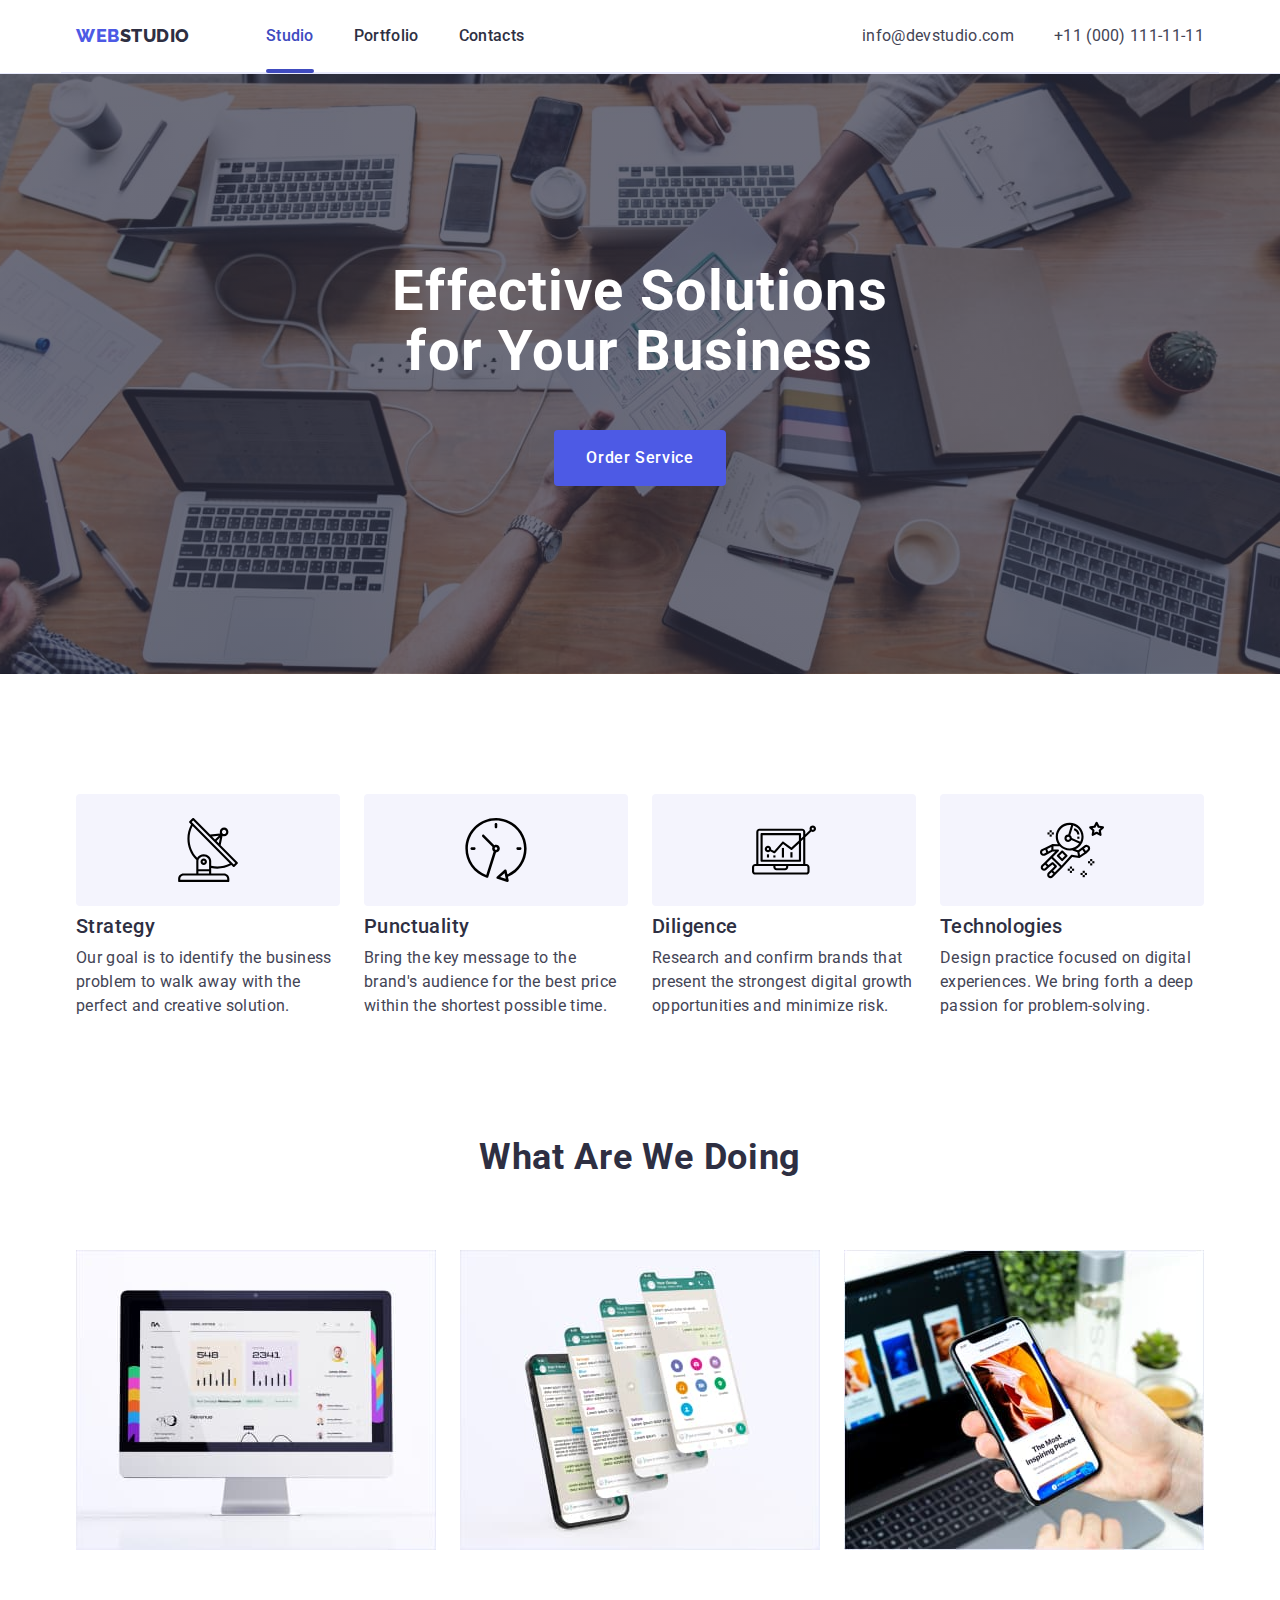
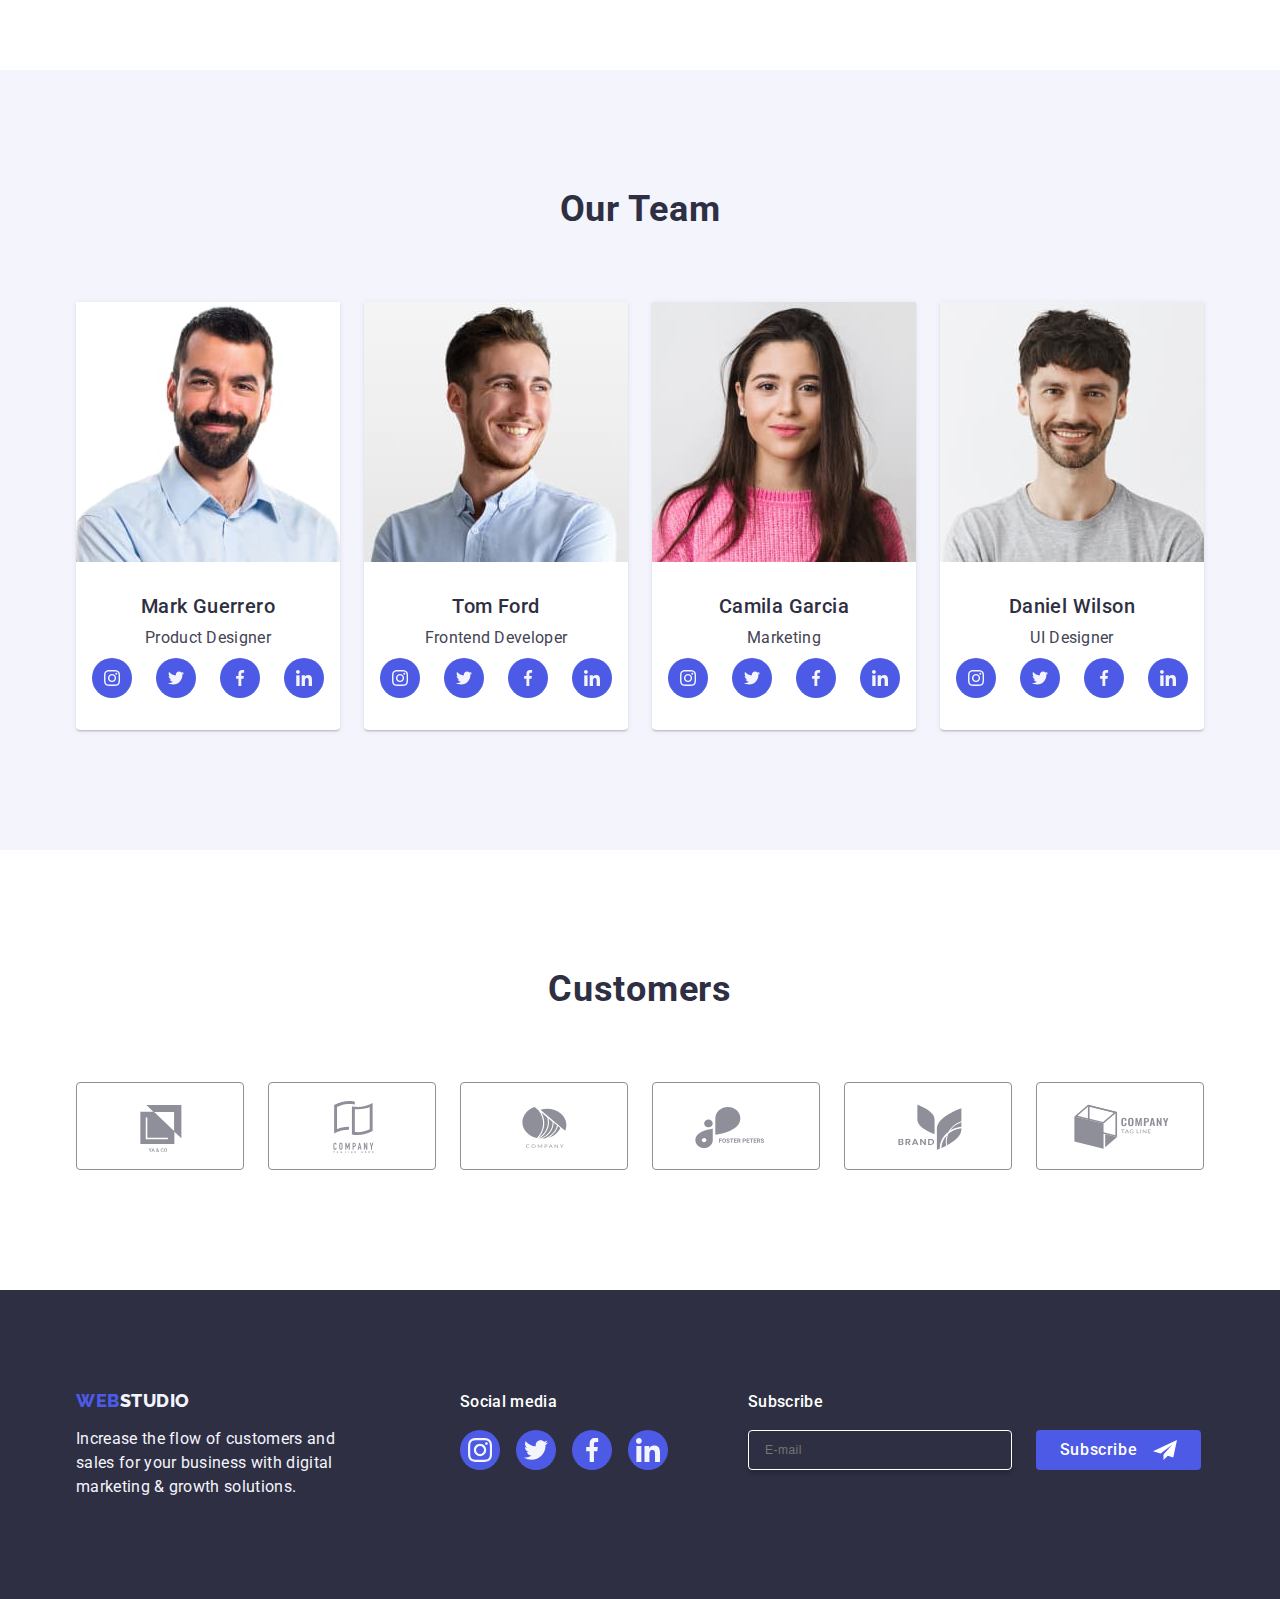
<file: index.html>
<!DOCTYPE html>
<html lang="en">
  <head>
    <meta charset="UTF-8" />
    <meta name="viewport" content="width=device-width, initial-scale=1.0" />
    <title>Document_main</title>
    <link rel="preconnect" href="https://fonts.googleapis.com" />
    <link rel="preconnect" href="https://fonts.gstatic.com" crossorigin />
    <link
      href="https://fonts.googleapis.com/css2?family=Raleway:wght@800&family=Roboto:wght@400;500;700;900&display=swap"
      rel="stylesheet"/>
    <link
      rel="stylesheet"
      href="https://cdnjs.cloudflare.com/ajax/libs/modern-normalize/2.0.0/modern-normalize.min.css"
      integrity="sha512-4xo8blKMVCiXpTaLzQSLSw3KFOVPWhm/TRtuPVc4WG6kUgjH6J03IBuG7JZPkcWMxJ5huwaBpOpnwYElP/m6wg=="
      crossorigin="anonymous"
      referrerpolicy="no-referrer"/>
    <link href="css/styles.css" rel="stylesheet" />
  </head>
  <body>
    <!---------- HEADER ------------>
    <header class="header_main">
      <div class="container header_div">
        <nav class="header_nav">
          <a href="./index.html" class="logo_web link">WEB<span class="logo_header">Studio</span></a>
          <ul class="list list_nav">
            <li class="current"><a href="./index.html" class="link">Studio</a></li>
            <li><a href="./portfolio.html" class="link">Portfolio</a></li>
            <li><a href="" class="link">Contacts</a></li>
          </ul>
        </nav>
        <address class="header_address">
          <ul class="list list_address">
            <li><a href="mailto:info@devstudio.com" class="link_address link ">info@devstudio.com</a></li>
            <li><a href="tel:+110001111111" class="link link_address">+11 (000) 111-11-11</a></li>
          </ul>
        </address>
        <div class="hamburger_menu">
          <button class="js-open-menu" aria-expanded="false" aria-controls="mobile-menu">
          <svg width="32" height="22">
            <use href="./images/icons.svg#icon-hamburger"></use>
          </svg>
        </button>
      </div>
      </div>
    </header>
    <main>
      <!---------- SECTION ONE ------------>
      <section class="header_background">
        <div class="container">
          <h1 class="header-primary">Effective Solutions for Your Business</h1>
          <button type="button" data-modal-open class="button_first button_text">Order Service</button>
        </div>
      </section>
      <!---------- SECTION TWO ------------>
      <section class="section_strategy">
        <div class="container">
          <h2 class="visually-hidden">/</h2>
          <ul class="list list_strategy">
            <li class="strategy_calc">
              <div class="strategy_icons_backgr">
                <svg width="64" height="64">
                  <use href="./images/icons.svg#icon-antenna-1"></use>
                </svg>
              </div>
              <h3 class="terms">Strategy</h3>
              <p class="terms_description">
                Our goal is to identify the business problem to walk away with the perfect and creative solution.
              </p>
            </li>
            <li class="strategy_calc">
              <div class="strategy_icons_backgr">
                <svg width="64" height="64">
                  <use href="./images/icons.svg#icon-clock-1"></use>
                </svg>
              </div>
              <h3 class="terms">Punctuality</h3>
              <p class="terms_description">
                Bring the key message to the brand's audience for the best price within the shortest possible time.
              </p>
            </li>
            <li class="strategy_calc">
              <div class="strategy_icons_backgr">
                <svg width="64" height="64">
                  <use href="./images/icons.svg#icon-diagram-1"></use>
                </svg>
              </div>
              <h3 class="terms">Diligence</h3>
              <p class="terms_description">
                Research and confirm brands that present the strongest digital growth opportunities and minimize risk.
              </p>
            </li>
            <li class="strategy_calc">
              <div class="strategy_icons_backgr">
                <svg width="64" height="64">
                  <use href="./images/icons.svg#icon-astronaut-1"></use>
                </svg>
              </div>
              <h3 class="terms">Technologies</h3>
              <p class="terms_description">
                Design practice focused on digital experiences. We bring forth a deep passion for problem-solving.
              </p>
            </li>
          </ul>
        </div>
      </section>
      <!---------- SECTION THREE ------------>
      <section class="section_doing">
        <div class="container">
          <h2 class="header_third">What are we doing</h2>
          <ul class="list list_doing">
            <li class="doing_calc"><img src="./images/img1.jpg" alt="comp" /></li>
            <li class="doing_calc"><img src="./images/img2.jpg" alt="phone" /></li>
            <li class="doing_calc"><img src="./images/img3.jpg" alt="handwithphone" /></li>
          </ul>
        </div>
      </section>
      <!---------- SECTION FOUR ------------>
      <section class="section background">
        <div class="container">
          <h2 class="header_fourth">Our Team</h2>
          <ul class="list list_team">
            <li class="photo-team">
              <img src="./images/img4.jpg" srcset="./images/img4@2x.jpg 2x" alt="smiling middle-aged man with beard" />
              <div class="team_div">
                <h3 class="terms_team">Mark Guerrero</h3>
                <p class="terms_description_team">Product Designer</p>
                <ul class="list team_social_links">
                  <li class="social_icon_list">
                    <a href="/" class="social_icons">
                      <svg width="16" height="16" class="icons_team">
                        <use width="16" href="./images/icons.svg#icon-instagram-m"></use></svg></a>
                  </li>
                  <li class="social_icon_list">
                    <a href="/" class="social_icons">
                      <svg width="16" height="16" class="icons_team">
                        <use width="16" href="./images/icons.svg#icon-twitter-m"></use></svg></a>
                  </li>
                  <li class="social_icon_list">
                    <a href="/" class="social_icons">
                      <svg width="16" height="16" class="icons_team">
                        <use width="16" href="./images/icons.svg#icon-facebook-m"></use></svg></a>
                  </li>
                  <li class="social_icon_list">
                    <a href="/" class="social_icons">
                      <svg width="16" height="16" class="icons_team">
                        <use width="16" href="./images/icons.svg#icon-linkedin-m"></use></svg></a>
                  </li>
                </ul>
              </div>
            </li>
            <li class="photo-team">
              <img src="./images/img5.jpg" srcset="./images/img5@2x.jpg 2x" alt="smiling young man in blue shirt" />
              <div class="team_div">
                <h3 class="terms_team">Tom Ford</h3>
                <p class="terms_description_team">Frontend Developer</p>
                <ul class="list team_social_links">
                  <li class="social_icon_list">
                    <a href="/" class="social_icons">
                      <svg width="16" height="16" class="icons_team">
                        <use width="16" href="./images/icons.svg#icon-instagram-m"></use></svg></a>
                  </li>
                  <li class="social_icon_list">
                    <a href="/" class="social_icons">
                      <svg width="16" height="16" class="icons_team">
                        <use width="16" href="./images/icons.svg#icon-twitter-m"></use></svg></a>
                  </li>
                  <li class="social_icon_list">
                    <a href="/" class="social_icons">
                      <svg width="16" height="16" class="icons_team">
                        <use width="16" href="./images/icons.svg#icon-facebook-m"></use></svg></a>
                  </li>
                  <li class="social_icon_list">
                    <a href="/" class="social_icons">
                      <svg width="16" height="16" class="icons_team">
                        <use width="16" href="./images/icons.svg#icon-linkedin-m"></use></svg></a>
                  </li>
                </ul>
              </div>
            </li>
            <li class="photo-team">
              <img src="./images/img6.jpg" srcset="./images/img6@2x.jpg 2x" alt="beautiful young woman with long dark hair" />
              <div class="team_div">
                <h3 class="terms_team">Camila Garcia</h3>
                <p class="terms_description_team">Marketing</p>
                <ul class="list team_social_links">
                  <li class="social_icon_list">
                    <a href="/" class="social_icons">
                      <svg width="16" height="16" class="icons_team">
                        <use width="16" href="./images/icons.svg#icon-instagram-m"></use></svg></a>
                  </li>
                  <li class="social_icon_list">
                    <a href="/" class="social_icons">
                      <svg width="16" height="16" class="icons_team">
                        <use width="16" href="./images/icons.svg#icon-twitter-m"></use></svg></a>
                  </li>
                  <li class="social_icon_list">
                    <a href="/" class="social_icons">
                      <svg width="16" height="16" class="icons_team">
                        <use width="16" href="./images/icons.svg#icon-facebook-m"></use></svg></a>
                  </li>
                  <li class="social_icon_list">
                    <a href="/" class="social_icons">
                      <svg width="16" height="16" class="icons_team">
                        <use width="16" href="./images/icons.svg#icon-linkedin-m"></use></svg></a>
                  </li>
                </ul>
              </div>
            </li>
            <li class="photo-team">
              <img src="./images/img7.jpg" srcset="./images/img7@2x.jpg 2x" alt="young smiling man in gray t-shirt" />
              <div class="team_div">
                <h3 class="terms_team">Daniel Wilson</h3>
                <p class="terms_description_team">UI Designer</p>
                <ul class="list team_social_links">
                  <li class="social_icon_list">
                    <a href="/" class="social_icons">
                      <svg width="16" height="16" class="icons_team">
                        <use width="16" href="./images/icons.svg#icon-instagram-m"></use></svg></a>
                  </li>
                  <li class="social_icon_list">
                    <a href="/" class="social_icons">
                      <svg width="16" height="16" class="icons_team">
                        <use width="16" href="./images/icons.svg#icon-twitter-m"></use></svg></a>
                  </li>
                  <li class="social_icon_list">
                    <a href="/" class="social_icons">
                      <svg width="16" height="16" class="icons_team">
                        <use width="16" href="./images/icons.svg#icon-facebook-m"></use></svg></a>
                  </li>
                  <li class="social_icon_list">
                    <a href="/" class="social_icons">
                      <svg width="16" height="16" class="icons_team">
                        <use width="16" href="./images/icons.svg#icon-linkedin-m"></use></svg></a>
                  </li>
                </ul>
              </div>
            </li>
          </ul>
        </div>
      </section>
      <!---------- SECTION FIVE ------------>
      <section class="section">
        <div class="container">
          <h2 class="header_last">Customers</h2>
          <ul class="list list_customers">
            <li class="customers_calc">
              <a href="/" class="customers_icons">
                <svg width="104" height="56" class="customers_logo">
                  <use href="./images/icons.svg#icon-Logo"></use></svg></a>
            </li>
            <li class="customers_calc">
              <a href="/" class="customers_icons">
                <svg width="104" height="56" class="customers_logo">
                  <use href="./images/icons.svg#icon-Logo1"></use></svg></a>
            </li>
            <li class="customers_calc">
              <a href="/" class="customers_icons">
                <svg width="104" height="56" class="customers_logo">
                  <use href="./images/icons.svg#icon-Logo2"></use></svg></a>
            </li>
            <li class="customers_calc">
              <a href="/" class="customers_icons">
                <svg width="104" height="56" class="customers_logo">
                  <use href="./images/icons.svg#icon-Logo5"></use></svg></a>
            </li>
            <li class="customers_calc">
              <a href="/" class="customers_icons">
                <svg width="104" height="56" class="customers_logo">
                  <use href="./images/icons.svg#icon-Logo3"></use></svg></a>
            </li>
            <li class="customers_calc">
              <a href="/" class="customers_icons">
                <svg width="104" height="56" class="customers_logo">
                  <use href="./images/icons.svg#icon-Logo4"></use></svg></a>
            </li>
          </ul>
        </div>
      </section>
    </main>
    <!---------- FOOTER ------------>
    <footer class="footer-part">
      <div class="container footer_content">
        <div class="footer_logo">
          <a href="/" class="link_footer">
            <span class="logo_web_footer">WEB</span><span class="logo_footer">Studio</span></a>
          <p class="footer-text">
            Increase the flow of customers and sales for your business with digital marketing & growth solutions.
          </p>
        </div>
        <div>
          <p class="mainheader_text_footer">Social media</p>
          <ul class="list social_links_footer">
            <li class="social_icon_footer">
              <a href="/" class="social_media_link">
                <svg width="24" height="24" class="social_media_fill">
                  <use width="24" height="24" href="./images/icons.svg#icon-instagram-d"></use></svg></a>
            </li>
            <li class="social_icon_footer">
              <a href="/" class="social_media_link">
                <svg width="24" height="24" class="social_media_fill">
                  <use width="24" height="24" href="./images/icons.svg#icon-twitter-d"></use></svg></a>
            </li>
            <li class="social_icon_footer">
              <a href="/" class="social_media_link">
                <svg width="24" height="24" class="social_media_fill">
                  <use width="24" height="24" href="./images/icons.svg#icon-facebook-d"></use></svg></a>
            </li>
            <li class="social_icon_footer">
              <a href="/" class="social_media_link">
                <svg width="24" height="24" class="social_media_fill">
                  <use width="24" height="24" href="./images/icons.svg#icon-linkedin-d"></use></svg></a>
            </li>
          </ul>
        </div>
        <div class="field_email_footer">
          <p class="mainheader_text_footer">Subscribe</p>
          <form class="form_email_footer">
        <label class="label_email_footer" for="user-email">
              <input class="input_email_footer" type="email" name="email" id="user-email" placeholder="E-mail" required/>
        </label>
              <button type="submit" class="button_subscribe">Subscribe
          <svg width="24" height="24" class="svg_style_footer">
              <use href="./images/icons.svg#icon-Frame-3"></use>
          </svg></button></form>
        </div>
      </div>
    </footer>
    <!---------- MODAL WINDOW ------------>
    <div class="backdrop is-hidden" data-modal>
      <div class="modal_window">
        <button type="button" class="close-btn" data-modal-close>
          <svg class="button_close_fill" width="8" height="8">
            <use href="./images/icons.svg#icon-close-black-18dp-2-1"></use>
          </svg>
        </button>
      <p class="modal_title">Leave your contacts and we will call you back</p>
      <form name="signup_form">
        <div class="field_name">
        <label class="label_signup_form" for="user-name">Name</label>
        <div class="input_svg_form">
            <input class="input_signup_form" type="text" name="user-name" id="user-name" required/>
        <svg width="18" height="24" class="field_icon">
            <use href="./images/icons.svg#icon-person-black-18dp-1"></use></svg>
        </div></div>
        <div class="field_name">
          <label class="label_signup_form" for="user-phone">Phone</label>
          <div class="input_svg_form">
              <input class="input_signup_form" type="text" name="user-phone" id="user-phone" required/>
              <svg width="18" height="24" class="field_icon">
                <use href="./images/icons.svg#icon-phone-black-18dp-1"></use></svg>
        </div></div>
        <div class="field_name">
        <label class="label_signup_form" for="user_email">Email</label>
        <div class="input_svg_form">
          <input class="input_signup_form" type="email" name="user_email" id="user_email" required/>
          <svg width="18" height="24" class="field_icon">
            <use href="./images/icons.svg#icon-email-black-18dp-1"></use></svg>
          </div></div>
          <div class="field_name_checkbox">
        <label class="label_signup_form" for="user-comment">Comment</label>
          <textarea class="comment_field" name="user-comment" id="user-comment" placeholder="Text input"></textarea>
            </div>
          <div class="checkbox_modal">
              <input class="input_checkbox visually-hidden" type="checkbox" id="user-privacy" value="true" name="user-privacy" required>
              <label class="checkbox_text_privacy" for="user-privacy">
                <span class="checkbox_icon">
                  <svg width="10" height="8" class="field_icon_checked">
                    <use href="./images/icons.svg#icon-Vector"></use>
                  </svg>
                </span>
                I accept the terms and conditions of the
        <a href="/" class="checkbox_text_link">Privacy Policy</a>
      </label>
            </div>
        <button type="submit" class="button_send_modal">Send</button>
      </form></div>
    </div>
    <!---------- MODAL MENU ------------>
    <div class="menu-container js-menu-container" id="mobile-menu" data-modal>
      <div>
        <button type="button" class="close-btn js-close-menu">
          <svg class="button_close_fill" width="8" height="8">
            <use href="./images/icons.svg#icon-close-black-18dp-2-1"></use>
          </svg>
        </button>
        <nav>
          <ul class="list list_nav_menu_modal">
            <li><a href="./index.html" class="link">Studio</a></li>
            <li><a href="./portfolio.html" class="link">Portfolio</a></li>
            <li><a href="" class="link">Contacts</a></li>
          </ul>
        </nav>
        <address>
          <ul class="list list_address">
            <li>
              <a href="tel:+110001111111" class="link link_address phone_number"
                >+11 (000) 111-11-11</a>
            </li>
            <li>
              <a href="mailto:info@devstudio.com" class="link link_address address_email"
                >info@devstudio.com</a>
            </li>
          </ul>
        </address>
        <div>
          <ul class="list social_links_footer">
            <li class="social_icon_footer">
              <a href="/" class="social_media_link">
                <svg width="24" height="24" class="social_media_fill">
                  <use width="24" height="24" href="./images/icons.svg#icon-instagram-d"></use></svg></a>
            </li>
            <li class="social_icon_footer">
              <a href="/" class="social_media_link">
                <svg width="24" height="24" class="social_media_fill">
                  <use width="24" height="24" href="./images/icons.svg#icon-twitter-d"></use></svg></a>
            </li>
            <li class="social_icon_footer">
              <a href="/" class="social_media_link">
                <svg width="24" height="24" class="social_media_fill">
                  <use width="24" height="24" href="./images/icons.svg#icon-facebook-d"></use></svg></a>
            </li>
            <li class="social_icon_footer">
              <a href="/" class="social_media_link">
                <svg width="24" height="24" class="social_media_fill">
                  <use width="24" height="24" href="./images/icons.svg#icon-linkedin-d"></use></svg></a>
            </li>
          </ul>
        </div>
    <script src="./js/modal.js"></script>
    <script src="./js/mobile-menu.js"></script>
  </body>
</html>
</file>
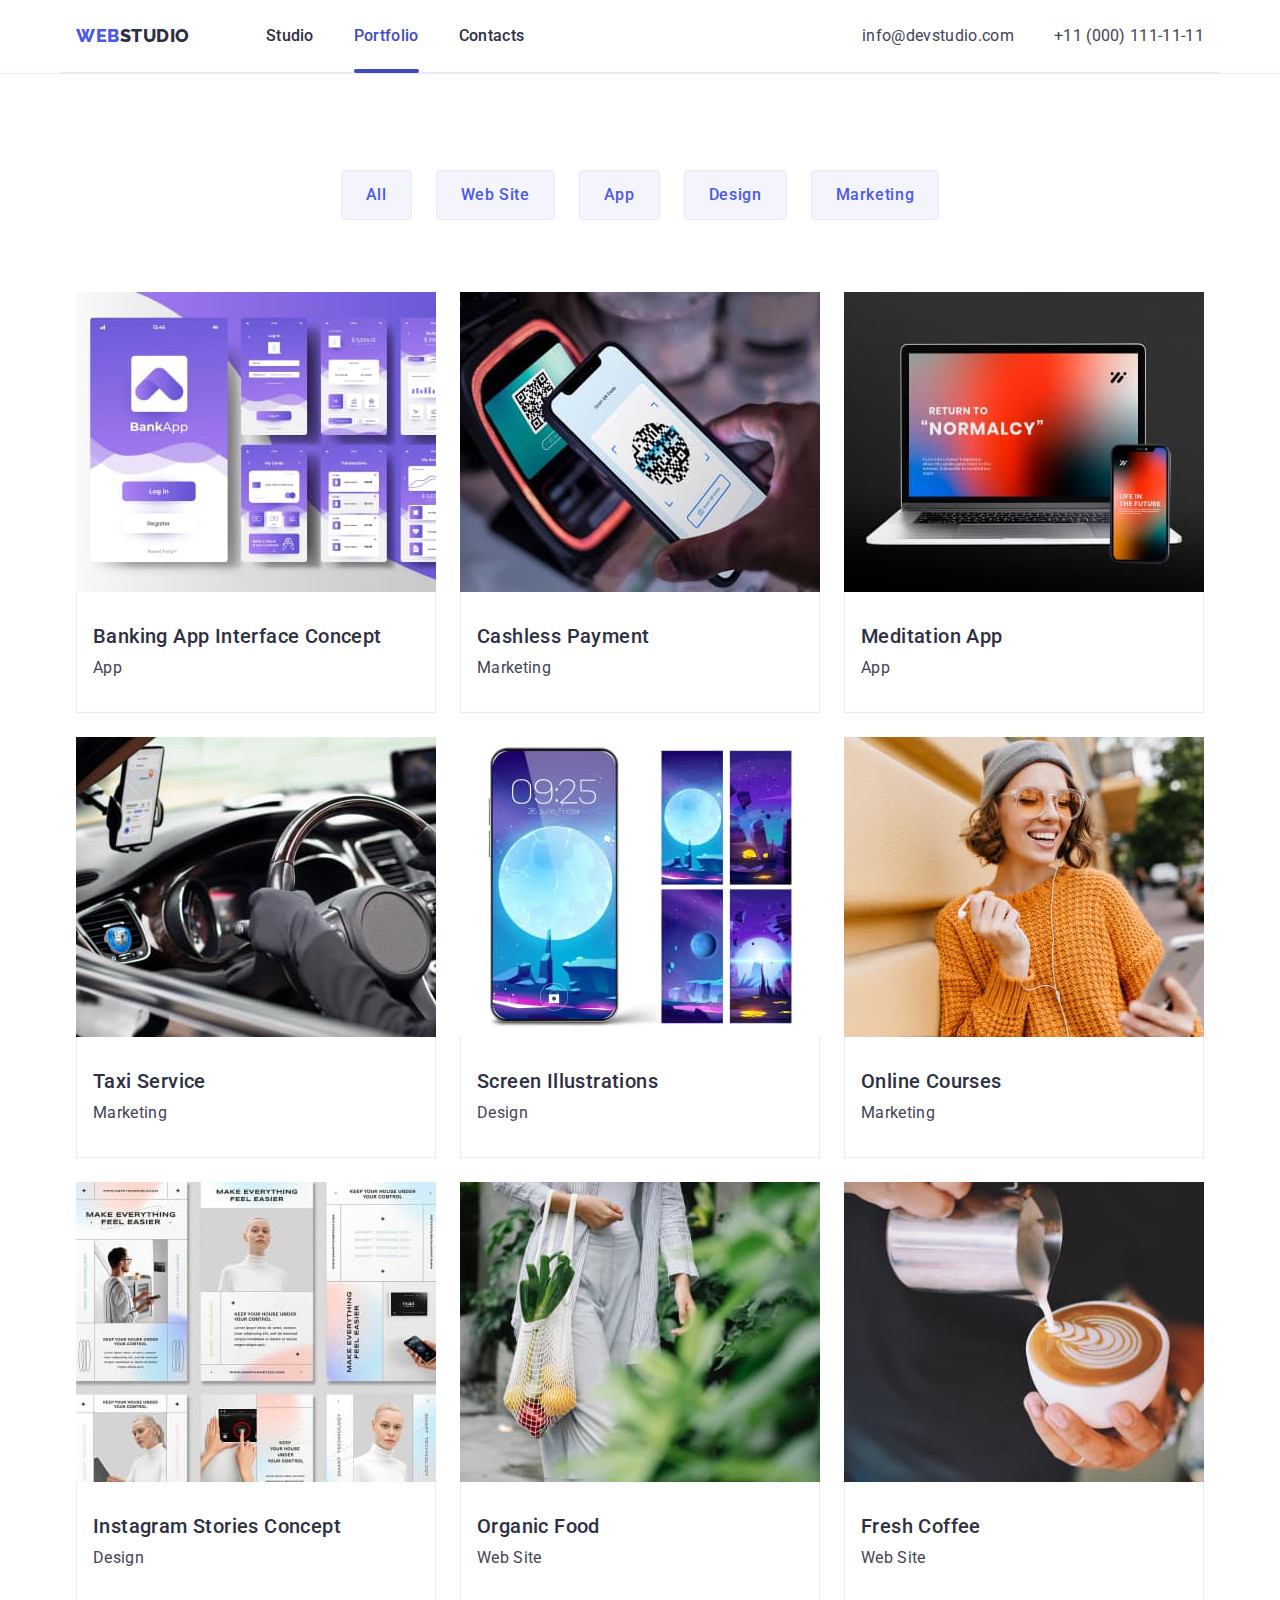
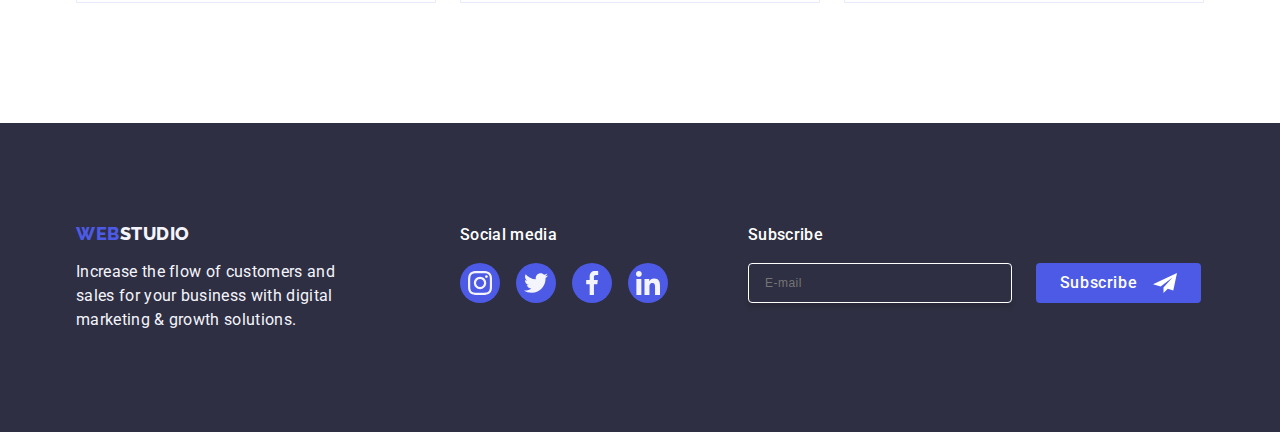
<file: portfolio.html>
<!DOCTYPE html>
<html lang="en">
  <head>
    <meta charset="UTF-8" />
    <meta name="viewport" content="width=device-width, initial-scale=1.0" />
    <title>Document_main</title>
    <link rel="preconnect" href="https://fonts.googleapis.com" />
    <link rel="preconnect" href="https://fonts.gstatic.com" crossorigin />
    <link
      href="https://fonts.googleapis.com/css2?family=Raleway:wght@800&family=Roboto:wght@400;500;700;900&display=swap"
      rel="stylesheet"
    />
    <link
      rel="stylesheet"
      href="https://cdnjs.cloudflare.com/ajax/libs/modern-normalize/2.0.0/modern-normalize.min.css"
      integrity="sha512-4xo8blKMVCiXpTaLzQSLSw3KFOVPWhm/TRtuPVc4WG6kUgjH6J03IBuG7JZPkcWMxJ5huwaBpOpnwYElP/m6wg=="
      crossorigin="anonymous"
      referrerpolicy="no-referrer"/>
    <link href="css/styles.css" rel="stylesheet" />
  </head>
  <body>
    <header class="header_div">
      <div class="container header_div">
        <nav class="header_nav">
          <a href="./index.html" class="logo_web link">WEB<span class="logo_header">Studio</span></a>
          <ul class="list list_nav">
            <li><a href="./index.html" class="link">Studio</a></li>
            <li class="current"><a href="./portfolio.html" class="link">Portfolio</a></li>
            <li><a href="" class="link">Contacts</a></li>
          </ul>
        </nav>
        <address class="header_address">
          <ul class="list list_address">
            <li><a href="mailto:info@devstudio.com" class="link_address link ">info@devstudio.com</a></li>
            <li><a href="tel:+110001111111" class="link link_address">+11 (000) 111-11-11</a></li>
          </ul>
        </address>
      </div>
    </header>
    <main>
      <section class="section_portfolio">
        <div class="container">
          <h1 class="visually-hidden">/</h1>
          <ul class="list buttons_section_one">
            <li><button type="button" class="list_button">All</button></li>
            <li><button type="button" class="list_button">Web Site</button></li>
            <li><button type="button" class="list_button">App</button></li>
            <li><button type="button" class="list_button">Design</button></li>
            <li><button type="button" class="list_button">Marketing</button>
            </li>
          </ul>
          <ul class="list_portf">
            <li class="photo_portf">
              <a href="/" class="link portfolio_link">
                <div class="photo_portfolio_wrapper">
                  <img src="./images/img8.jpg" alt="banking application designs" width="360" />
                    <p class="text_up">14 Stylish and User-Friendly App Design Concepts · Task Manager App · Calorie Tracker App · Exotic
                    Fruit Ecommerce App · Cloud Storage App</p>
                </div>
                <div class="portfolio_div">
                  <h2 class="terms-portfolio">Banking App Interface Concept</h2>
                  <p class="terms-descrip-portf">App</p>
                </div></a>
            </li>
            <li class="photo_portf">
              <a href="/" class="link portfolio_link">
                <div class="photo_portfolio_wrapper">
                <img src="./images/img9.jpg" alt="hand holding phone scanning qr code" width="360" />
                    <p class="text_up">14 Stylish and User-Friendly App Design Concepts · Task Manager App · Calorie Tracker App · Exotic
                    Fruit Ecommerce App · Cloud Storage App</p>
                </div>
                <div class="portfolio_div">
                  <h2 class="terms-portfolio">Cashless Payment</h2>
                  <p class="terms-descrip-portf">Marketing</p>
                </div></a>
            </li>
            <li class="photo_portf">
              <a href="/" class="link portfolio_link">
                <div class="photo_portfolio_wrapper">
                <img src="./images/img10.jpg" alt="phone and laptop with a meditation application" width="360" />
                    <p class="text_up">14 Stylish and User-Friendly App Design Concepts · Task Manager App · Calorie Tracker App · Exotic
                    Fruit Ecommerce App · Cloud Storage App</p>
                </div>
                <div class="portfolio_div">
                  <h2 class="terms-portfolio">Meditation App</h2>
                  <p class="terms-descrip-portf">App</p>
                </div></a>
            </li>
            <li class="photo_portf">
              <a href="/" class="link portfolio_link">
                <div class="photo_portfolio_wrapper">
                <img src="./images/img11.jpg" alt="modern car interior with phone navigation" width="360" />
                    <p class="text_up">14 Stylish and User-Friendly App Design Concepts · Task Manager App · Calorie Tracker App · Exotic
                    Fruit Ecommerce App · Cloud Storage App</p>
                </div>
                <div class="portfolio_div">
                  <h2 class="terms-portfolio">Taxi Service</h2>
                  <p class="terms-descrip-portf">Marketing</p>
                </div></a>
            </li>
            <li class="photo_portf">
              <a href="/" class="link portfolio_link">
                <div class="photo_portfolio_wrapper">
                <img src="./images/img12.jpg" alt="phone wallpaper design" width="360" />
                    <p class="text_up">14 Stylish and User-Friendly App Design Concepts · Task Manager App · Calorie Tracker App · Exotic
                    Fruit Ecommerce App · Cloud Storage App</p>
                </div>
                <div class="portfolio_div">
                  <h2 class="terms-portfolio">Screen Illustrations</h2>
                  <p class="terms-descrip-portf">Design</p>
                </div></a>
            </li>
            <li class="photo_portf">
              <a href="/" class="link portfolio_link">
                <div class="photo_portfolio_wrapper">
                <img src="./images/img13.jpg" alt="young girl in sunglasses listening to music from iphone" width="360"/>
                    <p class="text_up">14 Stylish and User-Friendly App Design Concepts · Task Manager App · Calorie Tracker App · Exotic
                    Fruit Ecommerce App · Cloud Storage App</p>
                </div>
                <div class="portfolio_div">
                  <h2 class="terms-portfolio">Online Courses</h2>
                  <p class="terms-descrip-portf">Marketing</p>
                </div></a>
            </li>
            <li class="photo_portf">
              <a href="/" class="link portfolio_link">
                <div class="photo_portfolio_wrapper">
                <img src="./images/img14.jpg" alt="instagram post projects" width="360" />
                    <p class="text_up">14 Stylish and User-Friendly App Design Concepts · Task Manager App · Calorie Tracker App · Exotic
                    Fruit Ecommerce App · Cloud Storage App</p>
                </div>
                <div class="portfolio_div">
                  <h2 class="terms-portfolio">Instagram Stories Concept</h2>
                  <p class="terms-descrip-portf">Design</p>
                </div></a>
            </li>
            <li class="photo_portf">
              <a href="/" class="link portfolio_link">
                <div class="photo_portfolio_wrapper">
                <img src="./images/img15.jpg" alt="woman carrying eco food" width="360" />
                    <p class="text_up">14 Stylish and User-Friendly App Design Concepts · Task Manager App · Calorie Tracker App · Exotic
                    Fruit Ecommerce App · Cloud Storage App</p>
                </div>
                <div class="portfolio_div">
                  <h2 class="terms-portfolio">Organic Food</h2>
                  <p class="terms-descrip-portf">Web Site</p>
                </div></a>
            </li>
            <li class="photo_portf">
              <a href="/" class="link portfolio_link">
                <div class="photo_portfolio_wrapper">
                <img src="./images/img16.jpg" alt="cup of fresh coffee" width="360" />
                    <p class="text_up">14 Stylish and User-Friendly App Design Concepts · Task Manager App · Calorie Tracker App · Exotic
                    Fruit Ecommerce App · Cloud Storage App</p>
                </div>
                <div class="portfolio_div">
                  <h2 class="terms-portfolio">Fresh Coffee</h2>
                  <p class="terms-descrip-portf">Web Site</p>
                </div></a>
            </li>
          </ul>
        </div>
      </section>
    </main>
    <footer class="footer-part">
      <div class="container footer_content">
        <div class="footer_logo">
          <a href="/" class="link_footer">
            <span class="logo_web_footer">WEB</span><span class="logo_footer">Studio</span></a>
          <p class="footer-text">
            Increase the flow of customers and sales for your business with digital marketing & growth solutions.
          </p>
        </div>
        <div>
          <p class="mainheader_text_footer">Social media</p>
          <ul class="list social_links_footer">
            <li class="social_icon_footer">
              <a href="/" class="social_media_link">
                <svg width="24" height="24" class="social_media_fill">
                  <use width="24" height="24" href="./images/icons.svg#icon-instagram-d"></use></svg></a>
            </li>
            <li class="social_icon_footer">
              <a href="/" class="social_media_link">
                <svg width="24" height="24" class="social_media_fill">
                  <use width="24" height="24" href="./images/icons.svg#icon-twitter-d"></use></svg></a>
            </li>
            <li class="social_icon_footer">
              <a href="/" class="social_media_link">
                <svg width="24" height="24" class="social_media_fill">
                  <use width="24" height="24" href="./images/icons.svg#icon-facebook-d"></use></svg></a>
            </li>
            <li class="social_icon_footer">
              <a href="/" class="social_media_link">
                <svg width="24" height="24" class="social_media_fill">
                  <use width="24" height="24" href="./images/icons.svg#icon-linkedin-d"></use></svg></a>
            </li>
          </ul>
        </div>
      <div class="field_email_footer"> 
        <p class="mainheader_text_footer">Subscribe</p>
        <form class="form_email_footer">
      <label class="label_email_footer" for="user_email">
            <input class="input_email_footer" type="email" name="email" id="user_email" placeholder="E-mail"/>
      </label>
            <button type="submit" class="button_subscribe">Subscribe
        <svg width="24" height="24" class="svg_style_footer">
            <use  href="./images/icons.svg#icon-Frame-3"></use>
        </svg></button></form>
      </div> </div>
    </footer>
  </body>
</html>
</file>
<file: css/styles.css>
:root {
  --navy-blue-color: var(--navy-blue-color);
  --iris-color: var(--iris-color);
  --ocean-color: var(--ocean-color);
  --slate-color: var(--slate-color);
  --white-color: var(--white-color);
  --cloud-color: var(--cloud-color);
}

* {
  box-sizing: border-box;
  margin: 0;
  padding: 0;
}

img {
  display: block;
}

body {
  font-family: "Roboto", sans-serif;
  color: var(--NAVY-BLUE, #2e2f42);
  color: var(--WHITE, #ffffff);
  color: var(--SLATE, #434455);
  font-size: 16px;
  font-style: normal;
  background: var(--WHITE, #ffffff);
}

.customers_calc {
    width: 137px;
    height: 70px;
}

@media screen and (min-width: 480px) and (max-width: 767px){
    .strategy_calc {
        max-width: 480px;
        margin: 0 auto;
    }

    .customers_calc {
        width: auto;
        height: auto;
    }
}

/* ================================================= MOBILE 👇 ========================================= */

@media screen and (max-width: 767px) {
  .container {
  padding-left: 15px;
  padding-right: 5px;
  margin-left: auto;
  margin-right: auto;
  }

  .list_nav {
    display: none;
  }

  .header_address {
    display: none;
  }

  .header_main {
    height: 70px;
    border-bottom: 1px solid var(--CORNFLOWER, #e7e9fc);
    display: flex;
    align-items: center;
    box-shadow: 0px 1px 6px 0px rgba(46, 47, 66, 0.08), 0px 1px 1px 0px rgba(46, 47, 66, 0.16),
      0px 2px 1px 0px rgba(46, 47, 66, 0.08);
  }

  .header_div {
    display: flex;
    align-items: center;
    margin: 0;
    width: 100%;
  }

  .header_nav {
    display: flex;
    align-items: center;
  }

  .logo_web {
    color: var(--IRIS, #4d5ae5);
    font-family: "Raleway", sans-serif;
    font-size: 18px;
    font-weight: 800;
    line-height: 1.17;
    letter-spacing: 0.03em;
    text-transform: uppercase;
    text-decoration: none;
  }

  .logo_header {
    color: var(--NAVY-BLUE, #2e2f42);
    font-family: "Raleway", sans-serif;
    font-size: 18px;
    font-weight: 800;
    line-height: 1.17;
    letter-spacing: 0.03em;
    text-transform: uppercase;
  }

  .hamburger_menu {
    display: flex;
    margin-left: auto;
  }

  .hamburger_menu button {
      background-color: transparent;
      border: none;
  }

  .hamburger_menu svg {
      height: 40px;
      width: 40px;
    }

  .header_background {
    background: var(--NAVY-BLUE, #2e2f42);
    padding: 108px 0;
    height: 432px;
    margin: 0 auto;
    background-image: linear-gradient(rgba(46, 47, 66, 0.7), rgba(46, 47, 66, 0.7)), url(../images/img18.jpg);
    background-size: cover;
    background-repeat: no-repeat;
    background-position: center;
  }

  .header-primary {
    color: var(--WHITE, #ffffff);
    font-size: 36px;
    line-height: 40px;
    text-align: center;
    letter-spacing: 0.02em;
    max-width: 320px;
    margin: 0 auto;
    margin-bottom: 72px;
  }

  .button_first {
    padding: 16px 32px;
    background: var(--IRIS, #4d5ae5);
    border-radius: 4px;
    margin: 0 auto;
    text-align: center;
    min-width: 169px;
    border: none;
    display: block;
    cursor: pointer;
    transition: background-color 250ms cubic-bezier(0.4, 0, 0.2, 1);
  }

  .button_first:hover,
  .button_first:focus {
    background-color: var(--IRIS, #404bbf);
  }

  .button_text {
    font-family: "Roboto", sans-serif;
    color: var(--WHITE, #ffffff);
    font-weight: 500;
    font-size: 16px;
    line-height: 1.5;
    letter-spacing: 0.04em;
  }

  .section {
    padding-top: 96px;
    padding-bottom: 96px;
  }

  .section_strategy {
    padding-top: 96px;
    display: inline-flex;
    flex-direction: column;
    gap: 72px;
    width: 100%;
  }

  .visually-hidden {
    position: absolute;
    width: 1px;
    height: 1px;
    margin: -1px;
    border: 0;
    padding: 0;
    white-space: nowrap;
    clip-path: inset(100%);
    clip: rect(0 0 0 0);
    overflow: hidden;
  }

  .list {
    list-style: none;
  }

  .list_strategy {
    display: flex;
    width: 100%;
    flex-direction: column;
    gap: 8px;
    list-style-type: none;
  }

  .strategy_icons_backgr {
    display: none;
  }

  .terms {
    color: var(--NAVY-BLUE, #2e2f42);
    font-size: 36px;
    line-height: 1.2;
    font-weight: 700;
    letter-spacing: 0.02em;
    margin-bottom: 8px;
    text-align: center;
  }

  .terms_description {
    color: var(--SLATE, #434455);
    font-size: 16px;
    font-weight: 500;
    letter-spacing: 0.02em;
    line-height: 1.5;
    align-self: stretch;
    padding-bottom: 72px;
    width: 300px;
  }

  .section_doing {
    display: none;
  }

  .background {
    background-color: var(--CLOUD, #f4f4fd);
  }

  .header_fourth {
    color: var(--NAVY-BLUE, #2e2f42);
    font-size: 36px;
    line-height: 1.11;
    text-align: center;
    letter-spacing: 0.02em;
    text-transform: capitalize;
    margin-bottom: 72px;
  }

  .list_team {
    display: flex;
    gap: 24px;
    list-style-type: none;
    flex-direction: column;
    flex-wrap: wrap;
    justify-content: center;
    align-items: center;
  }

  .photo-team {
    width: calc((100%-72px) / 4);
    background: var(--WHITE, #fff);
    border-radius: 0px 0px 4px 4px;
    box-shadow: 0px 1px 6px rgba(46, 47, 66, 0.08), 0px 1px 1px rgba(46, 47, 66, 0.16),
      0px 2px 1px rgba(46, 47, 66, 0.08);
  }

  .team_div {
    padding: 32px 0px;
  }

  .team_social_links {
    display: flex;
    justify-content: center;
    gap: 24px;
    margin-top: 8px;
  }

  .social_icon_list {
    width: 40px;
    height: 40px;
    display: flex;
    align-items: center;
    justify-content: center;
  }

  .social_icons {
    width: 100%;
    height: 100%;
    background-color: var(--WHITE, #4d5ae5);
    border-radius: 50%;
    display: flex;
    align-items: center;
    justify-content: center;
    transition: background-color 250ms cubic-bezier(0.4, 0, 0.2, 1);
  }

  .social_icons:hover,
  .social_icons:focus {
    background-color: #404bbf;
  }

  .icons_team {
    fill: var(--WHITE, #f4f4fd);
  }

  .terms_team {
    color: var(--NAVY-BLUE, #2e2f42);
    font-size: 20px;
    line-height: 1.2;
    font-weight: 500;
    letter-spacing: 0.02em;
    margin-bottom: 8px;
    text-align: center;
  }

  .terms_description_team {
    color: var(--SLATE, #434455);
    font-weight: 400;
    letter-spacing: 0.02em;
    line-height: 1.5;
    text-align: center;
  }

  .header_last {
    color: var(--NAVY-BLUE, #2e2f42);
    font-size: 36px;
    line-height: 1.11;
    text-align: center;
    letter-spacing: 0.72px;
    text-transform: capitalize;
    margin-bottom: 72px;
  }

  .list_customers {
    display: flex;
    justify-content: center;
    flex-wrap: wrap;
    border-radius: 4px;
    column-gap: 16px;
    row-gap: 72px;
    width: 400px;
    margin: 0 auto;
  }

  .customers_icons {
    width: 100%;
    height: 100%;
    border: 1px solid #8e8f99;
    border-radius: 4px;
    display: flex;
    align-items: center;
    justify-content: center;
    color: var(--LIGHT-SLATE, #8e8f99);
    transition: border-color 250ms cubic-bezier(0.4, 0, 0.2, 1), color 250ms cubic-bezier(0.4, 0, 0.2, 1);
  }

  .customers_icons:hover,
  .customers_icons:focus {
    border-color: var(--OCEAN, #404bbf);
    color: var(--OCEAN, #404bbf);
  }

  .customers_logo {
    fill: currentColor;
    margin: 16px 40px;
  }

  .footer-part {
    background: var(--NAVY-BLUE, #2e2f42);
    padding: 100px 0;
  }

  .footer_content {
    display: flex;
    flex-direction: column;
    justify-content: center;
    align-items: center;
    gap: 72px;
  }

  .footer_logo {
    text-align: center;
  }

  .link_footer {
    display: inline-block;
    text-decoration: none;
    color: var(--NAVY-BLUE, #2e2f42);
    font-style: normal;
    list-style: none;
    margin-bottom: 16px;
    transition: background-color 250ms cubic-bezier(0.4, 0, 0.2, 1);
  }

  .link_footer:hover,
  .link_footer:focus {
    color: var(--IRIS, #404bbf);
    text-decoration: none;
  }

  .logo_web_footer {
    color: var(--IRIS, #4d5ae5);
    font-family: "Raleway", sans-serif;
    font-size: 18px;
    font-weight: 800;
    line-height: 1.17;
    letter-spacing: 0.03em;
    text-transform: uppercase;
  }

  .logo_footer {
    color: var(--CLOUD, #f4f4fd);
    font-family: "Raleway", sans-serif;
    font-size: 18px;
    font-weight: 800;
    line-height: 1.17;
    letter-spacing: 0.03em;
    text-transform: uppercase;
  }

  .footer-text {
    line-height: 1.5;
    letter-spacing: 0.32px;
    color: var(--CLOUD, #f4f4fd);
    width: 264px;
    text-align: justify;
  }

  .mainheader_text_footer {
    color: var(--WHITE, #fff);
    font-family: Roboto;
    font-size: 16px;
    font-style: normal;
    font-weight: 500;
    line-height: 1.5;
    letter-spacing: 0.02em;
    margin-bottom: 16px;
    text-align: center;
  }

  .social_links_footer {
    display: flex;
    gap: 16px;
  }

  .social_icon_footer {
    width: 40px;
    height: 40px;
  }

  .social_media_link:hover,
  .social_media_link:focus {
    background-color: #31d0aa;
  }

  .social_media_link {
    width: 100%;
    height: 100%;
    background-color: var(--IRIS, #4d5ae5);
    border-radius: 50%;
    display: flex;
    align-items: center;
    justify-content: center;
    transition: background-color 250ms cubic-bezier(0.4, 0, 0.2, 1);
  }

  .social_media_fill {
    fill: var(--CLOUD, #f4f4fd);
  }

  .field_email_footer {
    display: flex;
    flex-direction: column;
    align-items: center;
  }

  .form_email_footer {
    display: block;
    gap: 24px;
  }

  .label_email_footer {
    display: block;
    margin-bottom: 16px;
  }

  .input_email_footer {
    width: 420px;
    height: 40px;
    border-radius: 4px;
    border: 1px solid #ffffff;
    background-color: transparent;
    font-size: 12px;
    line-height: 1.5;
    letter-spacing: 0.04em;
    padding-left: 16px;
    box-shadow: 0px 4px 4px 0px rgba(0, 0, 0, 0.15);
    color: #ffffff;
  }

  .button_subscribe {
    display: block;
    background: var(--IRIS, #4d5ae5);
    border-radius: 4px;
    min-width: 165px;
    height: 40px;
    border: none;
    font-family: "Roboto", sans-serif;
    font-size: 16px;
    font-weight: 500;
    line-height: 1.5;
    letter-spacing: 0.04em;
    color: #ffffff;
    cursor: pointer;
    margin: 0 auto;
  }

  .svg_style_footer {
    margin-left: 16px;
  }

  .backdrop {
    position: fixed;
    left: 0;
    top: 0;
    width: 100%;
    height: 100%;
    background-color: rgba(46, 47, 66, 0.4);
    transition: opacity 250ms cubic-bezier(0.4, 0, 0.2, 1), visibility 250ms cubic-bezier(0.4, 0, 0.2, 1);
  }

  .is-hidden {
    opacity: 0;
    visibility: hidden;
    pointer-events: none;
  }

  .modal_window {
    position: absolute;
    top: 50%;
    left: 50%;
    transform: translate(-50%, -50%);
    width: 300px;
    min-height: 584px;
    background-color: #fcfcfc;
    border-radius: 4px;
    box-shadow: 0px 2px 1px 0px rgba(0, 0, 0, 0.2), 0px 1px 3px 0px rgba(0, 0, 0, 0.12),
      0px 1px 1px 0px rgba(0, 0, 0, 0.14);
    transition: transform 250ms cubic-bezier(0.4, 0, 0.2, 1);
    padding: 72px 24px 24px 24px;
  }

  .close-btn {
    position: absolute;
    top: 24px;
    right: 24px;
    width: 24px;
    height: 24px;
    background-color: #e7e9fc;
    border: 1px solid rgba(0, 0, 0, 0.1);
    border-radius: 50%;
    cursor: pointer;
    display: flex;
    align-items: center;
    justify-content: center;
    transition: background-color 250ms cubic-bezier(0.4, 0, 0.2, 1), border 250ms cubic-bezier(0.4, 0, 0.2, 1);
  }

  .close-btn:hover,
  .close-btn:focus {
    background-color: #404bbf;
    border: none;
    fill: #ffffff;
  }

  .button_close_fill {
    transition: fill 250ms cubic-bezier(0.4, 0, 0.2, 1);
  }

  .modal_title {
    color: var(--NAVY-BLUE, #2e2f42);
    text-align: center;
    font-size: 16px;
    font-style: normal;
    font-weight: 500;
    line-height: 1.5;
    letter-spacing: 0.02em;
    margin-bottom: 16px;
  }

  .field_name {
    margin-bottom: 8px;
  }

  .label_signup_form {
    display: block;
    color: var(--LIGHT-SLATE, #8e8f99);
    font-size: 12px;
    font-style: normal;
    font-weight: 400;
    line-height: 1.17;
    letter-spacing: 0.04em;
    margin-bottom: 4px;
  }

  .input_svg_form {
    position: relative;
  }

  .input_signup_form {
    width: 100%;
    height: 40px;
    border-radius: 4px;
    border: 1px solid rgba(46, 47, 66, 0.4);
    background-color: transparent;
    padding-left: 38px;
    outline: transparent;
    transition: border-color 250ms cubic-bezier(0.4, 0, 0.2, 1);
  }

  .input_signup_form:hover,
  .input_signup_form:focus {
    border-color: var(--IRIS, #4d5ae5);
  }

  .input_signup_form:hover + svg {
    fill: #4d5ae5;
  }
  .input_signup_form:focus + svg {
    fill: #4d5ae5;
  }

  .field_icon {
    position: absolute;
    left: 16px;
    top: 50%;
    transform: translate(0, -50%);
    transition: fill 250ms cubic-bezier(0.4, 0, 0.2, 1);
  }

  .field_name_checkbox {
    margin-bottom: 16px;
  }

  .comment_field {
    width: 100%;
    height: 120px;
    font-size: 12px;
    line-height: 1.17;
    letter-spacing: 0.04em;
    color: rgba(46, 47, 66, 0.4);
    border: 1px solid rgba(46, 47, 66, 0.4);
    border-radius: 4px;
    background-color: transparent;
    padding: 8px 16px;
    outline: transparent;
    resize: none;
    transition: border-color 250ms cubic-bezier(0.4, 0, 0.2, 1);
  }

  .comment_field:hover,
  .comment_field:focus {
    border-color: #4d5ae5;
  }

  .checkbox_modal {
    margin-bottom: 24px;
    position: relative;
  }

  .input_checkbox:checked + .checkbox_text_privacy span {
    background-color: var(--IRIS, #404bbf);
    border: none;
    fill: var(--CLOUD, #f4f4fd);
  }

  .checkbox_text_privacy {
    display: block;
    color: var(--LIGHT-SLATE, #8e8f99);
    font-size: 12px;
    font-style: normal;
    line-height: 1.17;
    letter-spacing: 0.04em;
  }

  .checkbox_icon {
    width: 16px;
    height: 16px;
    border: 1px solid rgba(46, 47, 66, 0.4);
    border-radius: 2px;
    transition: background-color 250ms cubic-bezier(0.4, 0, 0.2, 1), border 250ms cubic-bezier(0.4, 0, 0.2, 1),
    fill 250ms cubic-bezier(0.4, 0, 0.2, 1);
    display: inline-flex;
    align-items: center;
    justify-content: center;
    fill: transparent;
    margin-right: 8px;
  }

  .field_icon_checked {
    position: absolute;
    transition: fill 250ms cubic-bezier(0.4, 0, 0.2, 1);
  }

  .checkbox_text_link {
    color: var(--IRIS, #4d5ae5);
  }

  .button_send_modal {
    display: block;
    min-width: 169px;
    height: 56px;
    font-family: "Roboto", sans-serif;
    font-size: 16px;
    font-weight: 500;
    line-height: 1.5;
    letter-spacing: 0.04em;
    color: #ffffff;
    cursor: pointer;
    background: #4d5ae5;
    border: none;
    border-radius: 4px;
    transition: background-color 250ms cubic-bezier(0.4, 0, 0.2, 1);
    margin-left: 95px;
  }
}

.menu-toggle {
    position: absolute;
    top: 24px;
    right: 24px;
  }

  .menu-toggle:hover,
  .menu-toggle:focus {
    background-color: rgba(0, 0, 0, 0.1);
  }

  .menu-container {
    display: flex;
    flex-direction: column;
    justify-content: space-between;
    position: fixed;
    top: 0;
    left: 0;
    width: 100vw;
    height: 100vh;
    padding: 80px 60px 40px 40px;
    background: var(--WHITE, #FFF);
    z-index: 999;
    transform: translateX(100%);
    transition: transform 250ms ease-in-out;
  }

  .menu-container.is-open {
    transform: translateX(0);
  }

  .mobile-menu {
    padding: 0;
    margin: 0;
    list-style: none;
    margin-bottom: 284px;
  }

  .mobile-menu .link {
    display: block;
    padding: 10px;
    font-size: 36px;
    font-weight: 700;
    line-height: 1.1;
    text-transform: capitalize;
    color: #2e2f42;
    text-decoration: none;
    transition-property: color;
    transition-duration: 250ms;
    transition-timing-function: cubic-bezier(0.4, 0, 0.2, 1);
  }

  .mobile-menu .link:hover,
  .mobile-menu .link:focus {
    color: #404bbf;
  }

  .list_nav_menu_modal {
    padding: 0;
    margin: 0;
    list-style: none;
    margin-bottom: 284px;
  }

  .list_nav_menu_modal .link {
    display: block;
    padding: 10px;
    font-size: 36px;
    font-weight: 700;
    line-height: 1.1;
    text-transform: capitalize;
    color: #2e2f42;
    text-decoration: none;
    transition-property: color;
    transition-duration: 250ms;
    transition-timing-function: cubic-bezier(0.4, 0, 0.2, 1);
  }

  .list_nav_menu_modal .link:hover,
  .list_nav_menu_modal .link:focus {
    color: #404bbf;
  }

  .list_address {
    padding: 0;
    margin: 0;
    list-style: none;
    margin-bottom: 48px;
  }

  .list_address .phone_number {
    color: #4d5ae5;
    font-family: inherit;
    font-size: 36px;
    font-style: normal;
    font-weight: 700;
    line-height: 1.1;
    letter-spacing: 0.72px;
    transition-property: color;
    transition-duration: 250ms;
    transition-timing-function: cubic-bezier(0.4, 0, 0.2, 1);
    text-decoration: none;
  }

  .list_address .phone_number:hover,
  .list_address .phone_number:focus {
    color: #404bbf;
  }

  .list_address .address_email {
    color: #434455;
    font-family: inherit;
    font-size: 20px;
    font-style: normal;
    font-weight: 500;
    line-height: 1.2;
    letter-spacing: 0.4px;
    transition-property: color;
    transition-duration: 250ms;
    transition-timing-function: cubic-bezier(0.4, 0, 0.2, 1);
    text-decoration: none;
  }

  .list_address .address_email:hover,
  .list_address .address_email:focus {
    color: #404bbf;
  }

  .moblie-social-links {
    list-style: none;
    display: flex;
    gap: 56px;
  }


/* ================================================= TABLET 👇 ========================================= */
@media screen and (min-width: 768px) and (max-width: 1199px){
    .section_doing {
        display: none;
    }
    .menu-container {
        display: none;
    }
    .container {
      max-width: 768px;
    }

      .header_main {
        border-bottom: 1px solid var(--CORNFLOWER, #e7e9fc);
        display: flex;
        align-items: center;
        box-shadow: 0px 1px 6px 0px rgba(46, 47, 66, 0.08), 0px 1px 1px 0px rgba(46, 47, 66, 0.16),
          0px 2px 1px 0px rgba(46, 47, 66, 0.08);
      }

      .header_div {
        border-bottom: 1px solid var(--CORNFLOWER, #e7e9fc);
        display: flex;
        align-items: center;
        margin: 0;
      }

      .header_nav {
        display: flex;
        align-items: center;
      }

      .header_nav .link {
        display: inline-block;
        position: relative;
        transition: color 250ms cubic-bezier(0.4, 0, 0.2, 1);
      }

      .header_nav .current .link::after {
        content: "";
        position: absolute;
        height: 4px;
        border-radius: 2px;
        background: var(--OCEAN, #404bbf);
        left: 0;
        right: 0;
        bottom: -1px;
      }

      .current a {
        color: #404bbf;
      }

      .list {
        display: inline-flex;
        list-style: none;
      }

      .list_nav {
        display: flex;
        align-items: center;
        gap: 40px;
      }

      .list_nav:first-child {
        margin-left: 0;
      }

      .list_nav:last-child {
        margin-right: 0;
      }

      .header_address {
        display: flex;
        margin-left: auto;
      }

      .header_address .link {
        display: inline-block;
        transition: color 250ms cubic-bezier(0.4, 0, 0.2, 1);
      }

      .list_address {
        display: flex;
        flex-direction: column;
        align-items: center;
        margin-left: auto;
        margin-bottom: 0;
      }

    .list_address li a {
        padding: 5px 0;
    }

      .hamburger_menu {
        display: none;
      }

      .section {
        padding-top: 120px;
        padding-bottom: 120px;
      }

      .section_portfolio {
        padding-top: 96px;
        padding-bottom: 120px;
      }

      .section_strategy {
        padding-top: 120px;
      }

      .section_doing {
        padding-top: 120px;
        padding-bottom: 120px;
      }

      .container {
        width: 100%;
        outline: 1px;
        margin: 0 auto;
        padding: 0 15px;
      }

      .link {
        text-decoration: none;
        color: var(--NAVY-BLUE, #2e2f42);
        font-weight: 500;
        font-size: 16px;
        line-height: 1.5;
        letter-spacing: 0.02em;
        font-style: normal;
        list-style: none;
        padding: 24px 0;
        transition-timing-function: cubic-bezier(0.4, 0, 0.2, 1);
        transition-duration: 250ms;
      }

      .link:hover,
      .link:focus {
        color: var(--IRIS, #404bbf);
        text-decoration: none;
      }

      .link_address {
        color: var(--SLATE, #434455);
        font-weight: 400;
      }

      .header_background {
        background: var(--NAVY-BLUE, #2e2f42);
        padding: 188px 0;
        margin: 0 auto;
        max-width: 1440px;
        background-image: linear-gradient(rgba(46, 47, 66, 0.7), rgba(46, 47, 66, 0.7)), url(../images/img19tab.jpg);
        background-size: cover;
        background-repeat: no-repeat;
        background-position: center;
      }

      .logo_web {
        color: var(--IRIS, #4d5ae5);
        font-family: "Raleway", sans-serif;
        font-size: 18px;
        font-weight: 800;
        line-height: 1.17;
        letter-spacing: 0.03em;
        text-transform: uppercase;
        text-decoration: none;
        margin-right: 76px;
      }

      .logo_header {
        color: var(--NAVY-BLUE, #2e2f42);
        font-family: "Raleway", sans-serif;
        font-size: 18px;
        font-weight: 800;
        line-height: 1.17;
        letter-spacing: 0.03em;
        text-transform: uppercase;
      }

      .header-primary {
        color: var(--WHITE, #ffffff);
        font-size: 56px;
        line-height: 1.07;
        text-align: center;
        letter-spacing: 0.02em;
        max-width: 496px;
        margin: 0 auto;
        margin-bottom: 48px;
      }

      .button_first {
        padding: 16px 32px;
        background: var(--IRIS, #4d5ae5);
        border-radius: 4px;
        margin: 0 auto;
        text-align: center;
        min-width: 169px;
        border: none;
        display: block;
        cursor: pointer;
        transition: background-color 250ms cubic-bezier(0.4, 0, 0.2, 1);
      }

      .button_first:hover,
      .button_first:focus {
        background-color: var(--IRIS, #404bbf);
      }

      .button_text {
        font-family: "Roboto", sans-serif;
        color: var(--WHITE, #ffffff);
        font-weight: 500;
        font-size: 16px;
        line-height: 1.5;
        letter-spacing: 0.04em;
      }

      .list_button {
        font-family: "Roboto", sans-serif;
        color: var(--IRIS, #4d5ae5);
        font-weight: 500;
        font-size: 16px;
        line-height: 1.5;
        letter-spacing: 0.04em;
        background: var(--CLOUD, #f4f4fd);
        padding: 12px 24px;
        border: 1px solid #e7e9fc;
        border-radius: 4px;
        transition: color 250ms cubic-bezier(0.4, 0, 0.2, 1), background-color 250ms cubic-bezier(0.4, 0, 0.2, 1),
        border-color 250ms cubic-bezier(0.4, 0, 0.2, 1), box-shadow 250ms cubic-bezier(0.4, 0, 0.2, 1);
      }

      .list button:hover,
      .list button:focus {
        background: var(--OCEAN, #404bbf);
        color: var(--WHITE, #fff);
        cursor: pointer;
        border: 1px solid transparent;
        box-shadow: 0px 3px 1px rgba(0, 0, 0, 0.1), 0px 2px 1px rgba(0, 0, 0, 0.08), 0px 2px 2px rgba(0, 0, 0, 0.12);
      }

      .buttons_section_one {
        display: inline-flex;
        justify-content: center;
        gap: 24px;
        margin-bottom: 72px;
        display: flex;
      }

      .visually-hidden {
        position: absolute;
        width: 1px;
        height: 1px;
        margin: -1px;
        border: 0;
        padding: 0;
        white-space: nowrap;
        clip-path: inset(100%);
        clip: rect(0 0 0 0);
        overflow: hidden;
      }

      .list_strategy {
        display: flex;
        flex-wrap: wrap;
        gap: 24px;
        list-style-type: none;
        max-width: 800px;
        margin: 0 auto 96px;
      }

      .strategy_calc {
        width: 48%;
      }

      .strategy_icons_backgr {
        display: none;
      }

      .terms {
        color: var(--NAVY-BLUE, #2e2f42);
        font-size: 36px;
        line-height: 1.2;
        font-weight: 500;
        letter-spacing: 0.02em;
        margin-bottom: 8px;
      }

      .terms_team {
        color: var(--NAVY-BLUE, #2e2f42);
        font-size: 20px;
        line-height: 1.2;
        font-weight: 500;
        letter-spacing: 0.02em;
        margin-bottom: 8px;
        text-align: center;
      }

      .terms-portfolio {
        color: var(--NAVY-BLUE, #2e2f42);
        font-size: 20px;
        line-height: 1.2;
        font-weight: 500;
        letter-spacing: 0.02em;
        margin-bottom: 8px;
      }

      .terms_description {
        color: var(--SLATE, #434455);
        font-weight: 400;
        letter-spacing: 0.02em;
        line-height: 1.5;
        align-items: flex-start;
      }

      .terms_description_team {
        color: var(--SLATE, #434455);
        font-weight: 400;
        letter-spacing: 0.02em;
        line-height: 1.5;
        text-align: center;
      }

      .terms-descrip-portf {
        color: var(--SLATE, #434455);
        font-size: 16px;
        font-weight: 400;
        letter-spacing: 0.02em;
        line-height: 1.5;
        align-items: flex-start;
      }

      .list_doing {
        display: flex;
        gap: 24px;
        list-style-type: none;
      }

      .list_customers {
        display: flex;
        flex-wrap: wrap;
        gap: 24px;
        list-style-type: none;
        width: 560px;
        margin: 0 auto;
      }

      .doing_calc {
        width: calc((100%-48px) / 3);
      }

      .header_third {
        color: var(--NAVY-BLUE, #2e2f42);
        font-size: 36px;
        line-height: 1.11;
        text-align: center;
        letter-spacing: 0.02em;
        text-transform: capitalize;
        margin-bottom: 72px;
      }

      .background {
        background-color: var(--CLOUD, #f4f4fd);
      }

      .header_fourth {
        color: var(--NAVY-BLUE, #2e2f42);
        font-size: 36px;
        line-height: 1.11;
        text-align: center;
        letter-spacing: 0.02em;
        text-transform: capitalize;
        margin-bottom: 72px;
      }

      .list_team {
        display: flex;
        flex-wrap: wrap;
        justify-content: center;
        gap: 24px;
        list-style-type: none;
      }

      .photo-team {
        width: calc((100%-72px) / 4);
        background: var(--WHITE, #fff);
        border-radius: 0px 0px 4px 4px;
        box-shadow: 0px 1px 6px rgba(46, 47, 66, 0.08), 0px 1px 1px rgba(46, 47, 66, 0.16),
          0px 2px 1px rgba(46, 47, 66, 0.08);
      }

      .team_div {
        padding: 32px 0px;
      }

      .team_social_links {
        display: flex;
        justify-content: center;
        gap: 24px;
        margin-top: 8px;
      }

      .social_icon_list {
        width: 40px;
        height: 40px;
        display: flex;
        align-items: center;
        justify-content: center;
      }

      .social_icons {
        width: 100%;
        height: 100%;
        background-color: var(--WHITE, #4d5ae5);
        border-radius: 50%;
        display: flex;
        align-items: center;
        justify-content: center;
        transition: background-color 250ms cubic-bezier(0.4, 0, 0.2, 1);
      }

      .social_icons:hover,
      .social_icons:focus {
        background-color: #404bbf;
      }

      .icons_team {
        fill: var(--WHITE, #f4f4fd);
      }

      .portfolio_div {
        padding: 32px 16px;
        border: 1px solid #e7e9fc;
        border-top: none;
      }

      .list_portf {
        display: flex;
        column-gap: 24px;
        row-gap: 24px;
        flex-wrap: wrap;
        list-style: none;
      }

      .photo_portf {
        width: calc((100% - 48px) / 3);
      }

      .portfolio_link {
        display: block;
        padding-top: 0;
        padding-bottom: 0;
      }

      .photo_portfolio_wrapper {
        position: relative;
        overflow: hidden;
      }

      .photo_portf a {
        transition: box-shadow 250ms cubic-bezier(0.4, 0, 0.2, 1);
      }

      .text_up {
        position: absolute;
        color: #f4f4fd;
        font-size: 16px;
        font-weight: 400;
        line-height: 1.5;
        letter-spacing: 0.02em;
        inset: 0;
        padding: 40px 32px;
        background-color: #4d5ae5;
        transform: translateY(100%);
        transition: transform 250ms cubic-bezier(0.4, 0, 0.2, 1);
      }

      .portfolio_link:focus .text_up,
      .portfolio_link:hover .text_up {
        translate: 0 0;
        transform: translateY(0%);
      }

      .header_last {
        color: var(--NAVY-BLUE, #2e2f42);
        font-size: 36px;
        line-height: 1.11;
        text-align: center;
        letter-spacing: 0.72px;
        text-transform: capitalize;
        margin-bottom: 72px;
      }

      .customers_calc {
        display: flex;
        width: 168px;
        flex-wrap: nowrap;
        height: 88px;
        border-radius: 4px;
      }

      .customers_icons {
        width: 100%;
        height: 100%;
        border: 1px solid #8e8f99;
        border-radius: 4px;
        display: flex;
        align-items: center;
        justify-content: center;
        color: var(--LIGHT-SLATE, #8e8f99);
        transition: border-color 250ms cubic-bezier(0.4, 0, 0.2, 1), color 250ms cubic-bezier(0.4, 0, 0.2, 1);
      }

      .customers_icons:hover,
      .customers_icons:focus {
        border-color: var(--OCEAN, #404bbf);
        color: var(--OCEAN, #404bbf);
      }

      .customers_logo {
        fill: currentColor;
      }

      .footer-part {
        background: var(--NAVY-BLUE, #2e2f42);
        align-items: center;
        justify-content: flex-start;
        padding: 100px 0;
      }

      .footer_content {
        display: flex;
        flex-wrap: wrap;
        align-items: baseline;
        width: 580px;
        margin: 0 auto;
      }

      .footer_logo {
        margin-right: 20px;
      }

      .link_footer {
        display: inline-block;
        text-decoration: none;
        color: var(--NAVY-BLUE, #2e2f42);
        font-style: normal;
        list-style: none;
        margin-bottom: 16px;
        transition: background-color 250ms cubic-bezier(0.4, 0, 0.2, 1);
      }

      .link_footer:hover,
      .link_footer:focus {
        color: var(--IRIS, #404bbf);
        text-decoration: none;
      }

      .logo_web_footer {
        color: var(--IRIS, #4d5ae5);
        font-family: "Raleway", sans-serif;
        font-size: 18px;
        font-weight: 800;
        line-height: 1.17;
        letter-spacing: 0.03em;
        text-transform: uppercase;
      }

      .logo_footer {
        color: var(--CLOUD, #f4f4fd);
        font-family: "Raleway", sans-serif;
        font-size: 18px;
        font-weight: 800;
        line-height: 1.17;
        letter-spacing: 0.03em;
        text-transform: uppercase;
      }

      .footer-text {
        line-height: 1.5;
        letter-spacing: 0.32px;
        color: var(--CLOUD, #f4f4fd);
        width: 264px;
      }

      .mainheader_text_footer {
        color: var(--WHITE, #fff);
        font-family: Roboto;
        font-size: 16px;
        font-style: normal;
        font-weight: 500;
        line-height: 1.5;
        letter-spacing: 0.02em;
        margin-bottom: 16px;
      }

      .social_links_footer {
        display: flex;
        gap: 16px;
      }

      .social_icon_footer {
        width: 40px;
        height: 40px;
      }

      .social_media_link:hover,
      .social_media_link:focus {
        background-color: #31d0aa;
      }

      .social_media_link {
        width: 100%;
        height: 100%;
        background-color: var(--IRIS, #4d5ae5);
        border-radius: 50%;
        display: flex;
        align-items: center;
        justify-content: center;
        transition: background-color 250ms cubic-bezier(0.4, 0, 0.2, 1);
      }

      .social_media_fill {
        fill: var(--CLOUD, #f4f4fd);
      }

      .field_email_footer {
        margin-top: 72px;
      }

      .form_email_footer {
        display: flex;
        gap: 24px;
      }

      .input_email_footer {
        width: 264px;
        height: 40px;
        border-radius: 4px;
        border: 1px solid #ffffff;
        background-color: transparent;
        font-size: 12px;
        line-height: 1.5;
        letter-spacing: 0.04em;
        padding-left: 16px;
        box-shadow: 0px 4px 4px 0px rgba(0, 0, 0, 0.15);
        color: #ffffff;
      }

      .button_subscribe {
        background: var(--IRIS, #4d5ae5);
        border-radius: 4px;
        min-width: 165px;
        height: 40px;
        border: none;
        display: flex;
        justify-content: center;
        align-items: center;
        font-family: "Roboto", sans-serif;
        font-size: 16px;
        font-weight: 500;
        line-height: 1.5;
        letter-spacing: 0.04em;
        color: #ffffff;
        cursor: pointer;
      }

      .svg_style_footer {
        margin-left: 16px;
      }

      .backdrop {
        position: fixed;
        left: 0;
        top: 0;
        width: 100%;
        height: 100%;
        background-color: rgba(46, 47, 66, 0.4);
        transition: opacity 250ms cubic-bezier(0.4, 0, 0.2, 1), visibility 250ms cubic-bezier(0.4, 0, 0.2, 1);
      }

      .is-hidden {
        opacity: 0;
        visibility: hidden;
        pointer-events: none;
      }

      .modal_window {
        position: absolute;
        top: 50%;
        left: 50%;
        transform: translate(-50%, -50%);
        width: 408px;
        min-height: 584px;
        background-color: #fcfcfc;
        border-radius: 4px;
        box-shadow: 0px 2px 1px 0px rgba(0, 0, 0, 0.2), 0px 1px 3px 0px rgba(0, 0, 0, 0.12),
          0px 1px 1px 0px rgba(0, 0, 0, 0.14);
        transition: transform 250ms cubic-bezier(0.4, 0, 0.2, 1);
        padding: 72px 24px 24px 24px;
      }

      .close-btn {
        position: absolute;
        top: 24px;
        right: 24px;
        width: 24px;
        height: 24px;
        background-color: #e7e9fc;
        border: 1px solid rgba(0, 0, 0, 0.1);
        border-radius: 50%;
        cursor: pointer;
        display: flex;
        align-items: center;
        justify-content: center;
        transition: background-color 250ms cubic-bezier(0.4, 0, 0.2, 1), border 250ms cubic-bezier(0.4, 0, 0.2, 1);
      }

      .close-btn:hover,
      .close-btn:focus {
        background-color: #404bbf;
        border: none;
        fill: #ffffff;
      }

      .button_close_fill {
        transition: fill 250ms cubic-bezier(0.4, 0, 0.2, 1);
      }

      .modal_title {
        color: var(--NAVY-BLUE, #2e2f42);
        text-align: center;
        font-size: 16px;
        font-style: normal;
        font-weight: 500;
        line-height: 1.5;
        letter-spacing: 0.02em;
        margin-bottom: 16px;
      }

      .field_name {
        margin-bottom: 8px;
      }

      .label_signup_form {
        display: block;
        color: var(--LIGHT-SLATE, #8e8f99);
        font-size: 12px;
        font-style: normal;
        font-weight: 400;
        line-height: 1.17;
        letter-spacing: 0.04em;
        margin-bottom: 4px;
      }

      .input_svg_form {
        position: relative;
      }

      .input_signup_form {
        width: 100%;
        height: 40px;
        border-radius: 4px;
        border: 1px solid rgba(46, 47, 66, 0.4);
        background-color: transparent;
        padding-left: 38px;
        outline: transparent;
        transition: border-color 250ms cubic-bezier(0.4, 0, 0.2, 1);
      }

      .input_signup_form:hover,
      .input_signup_form:focus {
        border-color: var(--IRIS, #4d5ae5);
      }

      .input_signup_form:hover + svg {
        fill: #4d5ae5;
      }
      .input_signup_form:focus + svg {
        fill: #4d5ae5;
      }

      .field_icon {
        position: absolute;
        left: 16px;
        top: 50%;
        transform: translate(0, -50%);
        transition: fill 250ms cubic-bezier(0.4, 0, 0.2, 1);
      }

      .field_name_checkbox {
        margin-bottom: 16px;
      }

      .comment_field {
        width: 100%;
        height: 120px;
        font-size: 12px;
        line-height: 1.17;
        letter-spacing: 0.04em;
        color: rgba(46, 47, 66, 0.4);
        border: 1px solid rgba(46, 47, 66, 0.4);
        border-radius: 4px;
        background-color: transparent;
        padding: 8px 16px;
        outline: transparent;
        resize: none;
        transition: border-color 250ms cubic-bezier(0.4, 0, 0.2, 1);
      }

      .comment_field:hover,
      .comment_field:focus {
        border-color: #4d5ae5;
      }

      .checkbox_modal {
        margin-bottom: 24px;
        position: relative;
      }

      .input_checkbox:checked + .checkbox_text_privacy span {
        background-color: var(--IRIS, #404bbf);
        border: none;
        fill: var(--CLOUD, #f4f4fd);
      }

      .checkbox_text_privacy {
        display: block;
        color: var(--LIGHT-SLATE, #8e8f99);
        font-size: 12px;
        font-style: normal;
        line-height: 1.17;
        letter-spacing: 0.04em;
      }

      .checkbox_icon {
        width: 16px;
        height: 16px;
        border: 1px solid rgba(46, 47, 66, 0.4);
        border-radius: 2px;
        transition: background-color 250ms cubic-bezier(0.4, 0, 0.2, 1), border 250ms cubic-bezier(0.4, 0, 0.2, 1),
          fill 250ms cubic-bezier(0.4, 0, 0.2, 1);
        display: inline-flex;
        align-items: center;
        justify-content: center;
        fill: transparent;
        margin-right: 8px;
      }

      .field_icon_checked {
        position: absolute;
        transition: fill 250ms cubic-bezier(0.4, 0, 0.2, 1);
      }

      .checkbox_text_link {
        color: var(--IRIS, #4d5ae5);
      }

      .button_send_modal {
        display: block;
        min-width: 169px;
        height: 56px;
        font-family: "Roboto", sans-serif;
        font-size: 16px;
        font-weight: 500;
        line-height: 1.5;
        letter-spacing: 0.04em;
        color: #ffffff;
        cursor: pointer;
        background: #4d5ae5;
        border: none;
        border-radius: 4px;
        transition: background-color 250ms cubic-bezier(0.4, 0, 0.2, 1);
        margin-left: 95px;
      }
    }

/* ================================================= DESKTOP 👇 ========================================= */
@media (min-width: 1200px)
{
  .menu-container {
    display: none;
  }

  .header_main {
    border-bottom: 1px solid var(--CORNFLOWER, #e7e9fc);
    display: flex;
    align-items: center;
    box-shadow: 0px 1px 6px 0px rgba(46, 47, 66, 0.08), 0px 1px 1px 0px rgba(46, 47, 66, 0.16),
      0px 2px 1px 0px rgba(46, 47, 66, 0.08);
  }

  .header_div {
    border-bottom: 1px solid var(--CORNFLOWER, #e7e9fc);
    display: flex;
    align-items: center;
  }

  .header_nav {
    display: flex;
    align-items: center;
  }

  .header_nav .link {
    display: inline-block;
    position: relative;
    transition: color 250ms cubic-bezier(0.4, 0, 0.2, 1);
  }

  .header_nav .current .link::after {
    content: "";
    position: absolute;
    height: 4px;
    border-radius: 2px;
    background: var(--OCEAN, #404bbf);
    left: 0;
    right: 0;
    bottom: -1px;
  }

  .current a {
    color: #404bbf;
  }

  .list {
    display: inline-flex;
    list-style: none;
  }

  .list_nav {
    display: flex;
    align-items: center;
    gap: 40px;
  }

  .list_nav:first-child {
    margin-left: 0;
  }

  .list_nav:last-child {
    margin-right: 0;
  }

  .header_address {
    display: flex;
    margin-left: auto;
  }

  .header_address .link {
    display: inline-block;
    transition: color 250ms cubic-bezier(0.4, 0, 0.2, 1);
  }

  .list_address {
    display: flex;
    align-items: center;
    gap: 40px;
    margin-left: auto;
  }

  .hamburger_menu {
    display: none;
  }

  .section {
    padding-top: 120px;
    padding-bottom: 120px;
  }

  .section_portfolio {
    padding-top: 96px;
    padding-bottom: 120px;
  }

  .section_strategy {
    padding-top: 120px;
  }

  .section_doing {
    padding-top: 120px;
    padding-bottom: 120px;
  }

  .container {
    width: 1158px;
    outline: 1px;
    margin: 0 auto;
    padding: 0 15px;
  }

  .link {
    text-decoration: none;
    color: var(--NAVY-BLUE, #2e2f42);
    font-weight: 500;
    font-size: 16px;
    line-height: 1.5;
    letter-spacing: 0.02em;
    font-style: normal;
    list-style: none;
    padding: 24px 0;
    transition-timing-function: cubic-bezier(0.4, 0, 0.2, 1);
    transition-duration: 250ms;
  }

  .link:hover,
  .link:focus {
    color: var(--IRIS, #404bbf);
    text-decoration: none;
  }

  .link_address {
    color: var(--SLATE, #434455);
    font-weight: 400;
  }

  .header_background {
    background: var(--NAVY-BLUE, #2e2f42);
    padding: 188px 0;
    margin: 0 auto;
    max-width: 1440px;
    background-image: linear-gradient(rgba(46, 47, 66, 0.7), rgba(46, 47, 66, 0.7)), url(../images/img17.jpg);
    background-size: cover;
    background-repeat: no-repeat;
    background-position: center;
  }

  .logo_web {
    color: var(--IRIS, #4d5ae5);
    font-family: "Raleway", sans-serif;
    font-size: 18px;
    font-weight: 800;
    line-height: 1.17;
    letter-spacing: 0.03em;
    text-transform: uppercase;
    text-decoration: none;
    margin-right: 76px;
  }

  .logo_header {
    color: var(--NAVY-BLUE, #2e2f42);
    font-family: "Raleway", sans-serif;
    font-size: 18px;
    font-weight: 800;
    line-height: 1.17;
    letter-spacing: 0.03em;
    text-transform: uppercase;
  }

  .header-primary {
    color: var(--WHITE, #ffffff);
    font-size: 56px;
    line-height: 1.07;
    text-align: center;
    letter-spacing: 0.02em;
    max-width: 496px;
    margin: 0 auto;
    margin-bottom: 48px;
  }

  .button_first {
    padding: 16px 32px;
    background: var(--IRIS, #4d5ae5);
    border-radius: 4px;
    margin: 0 auto;
    text-align: center;
    min-width: 169px;
    border: none;
    display: block;
    cursor: pointer;
    transition: background-color 250ms cubic-bezier(0.4, 0, 0.2, 1);
  }

  .button_first:hover,
  .button_first:focus {
    background-color: var(--IRIS, #404bbf);
  }

  .button_text {
    font-family: "Roboto", sans-serif;
    color: var(--WHITE, #ffffff);
    font-weight: 500;
    font-size: 16px;
    line-height: 1.5;
    letter-spacing: 0.04em;
  }

  .list_button {
    font-family: "Roboto", sans-serif;
    color: var(--IRIS, #4d5ae5);
    font-weight: 500;
    font-size: 16px;
    line-height: 1.5;
    letter-spacing: 0.04em;
    background: var(--CLOUD, #f4f4fd);
    padding: 12px 24px;
    border: 1px solid #e7e9fc;
    border-radius: 4px;
    transition: color 250ms cubic-bezier(0.4, 0, 0.2, 1), background-color 250ms cubic-bezier(0.4, 0, 0.2, 1),
    border-color 250ms cubic-bezier(0.4, 0, 0.2, 1), box-shadow 250ms cubic-bezier(0.4, 0, 0.2, 1);
  }

  .list button:hover,
  .list button:focus {
    background: var(--OCEAN, #404bbf);
    color: var(--WHITE, #fff);
    cursor: pointer;
    border: 1px solid transparent;
    box-shadow: 0px 3px 1px rgba(0, 0, 0, 0.1), 0px 2px 1px rgba(0, 0, 0, 0.08), 0px 2px 2px rgba(0, 0, 0, 0.12);
  }

  .buttons_section_one {
    display: inline-flex;
    justify-content: center;
    gap: 24px;
    margin-bottom: 72px;
    display: flex;
  }

  .visually-hidden {
    position: absolute;
    width: 1px;
    height: 1px;
    margin: -1px;
    border: 0;
    padding: 0;
    white-space: nowrap;
    clip-path: inset(100%);
    clip: rect(0 0 0 0);
    overflow: hidden;
  }

  .list_strategy {
    display: flex;
    gap: 24px;
    list-style-type: none;
  }

  .strategy_calc {
    width: calc((100% - 72px) / 4);
  }

  .strategy_icons_backgr {
    display: flex;
    border-radius: 4px;
    background-color: #f4f4fd;
    align-items: center;
    justify-content: center;
    height: 112px;
    margin-bottom: 8px;
  }

  .terms {
    color: var(--NAVY-BLUE, #2e2f42);
    font-size: 20px;
    line-height: 1.2;
    font-weight: 500;
    letter-spacing: 0.02em;
    margin-bottom: 8px;
  }

  .terms_team {
    color: var(--NAVY-BLUE, #2e2f42);
    font-size: 20px;
    line-height: 1.2;
    font-weight: 500;
    letter-spacing: 0.02em;
    margin-bottom: 8px;
    text-align: center;
  }

  .terms-portfolio {
    color: var(--NAVY-BLUE, #2e2f42);
    font-size: 20px;
    line-height: 1.2;
    font-weight: 500;
    letter-spacing: 0.02em;
    margin-bottom: 8px;
  }

  .terms_description {
    color: var(--SLATE, #434455);
    font-weight: 400;
    letter-spacing: 0.02em;
    line-height: 1.5;
    align-items: flex-start;
  }

  .terms_description_team {
    color: var(--SLATE, #434455);
    font-weight: 400;
    letter-spacing: 0.02em;
    line-height: 1.5;
    text-align: center;
  }

  .terms-descrip-portf {
    color: var(--SLATE, #434455);
    font-size: 16px;
    font-weight: 400;
    letter-spacing: 0.02em;
    line-height: 1.5;
    align-items: flex-start;
  }

  .list_doing {
    display: flex;
    gap: 24px;
    list-style-type: none;
  }

  .list_customers {
    display: flex;
    gap: 24px;
    list-style-type: none;
  }

  .doing_calc {
    width: calc((100%-48px) / 3);
  }

  .header_third {
    color: var(--NAVY-BLUE, #2e2f42);
    font-size: 36px;
    line-height: 1.11;
    text-align: center;
    letter-spacing: 0.02em;
    text-transform: capitalize;
    margin-bottom: 72px;
  }

  .background {
    background-color: var(--CLOUD, #f4f4fd);
  }

  .header_fourth {
    color: var(--NAVY-BLUE, #2e2f42);
    font-size: 36px;
    line-height: 1.11;
    text-align: center;
    letter-spacing: 0.02em;
    text-transform: capitalize;
    margin-bottom: 72px;
  }

  .list_team {
    display: flex;
    gap: 24px;
    list-style-type: none;
  }

  .photo-team {
    width: calc((100%-72px) / 4);
    background: var(--WHITE, #fff);
    border-radius: 0px 0px 4px 4px;
    box-shadow: 0px 1px 6px rgba(46, 47, 66, 0.08), 0px 1px 1px rgba(46, 47, 66, 0.16),
      0px 2px 1px rgba(46, 47, 66, 0.08);
  }

  .team_div {
    padding: 32px 0px;
  }

  .team_social_links {
    display: flex;
    justify-content: center;
    gap: 24px;
    margin-top: 8px;
  }

  .social_icon_list {
    width: 40px;
    height: 40px;
    display: flex;
    align-items: center;
    justify-content: center;
  }

  .social_icons {
    width: 100%;
    height: 100%;
    background-color: var(--WHITE, #4d5ae5);
    border-radius: 50%;
    display: flex;
    align-items: center;
    justify-content: center;
    transition: background-color 250ms cubic-bezier(0.4, 0, 0.2, 1);
  }

  .social_icons:hover,
  .social_icons:focus {
    background-color: #404bbf;
  }

  .icons_team {
    fill: var(--WHITE, #f4f4fd);
  }

  .portfolio_div {
    padding: 32px 16px;
    border: 1px solid #e7e9fc;
    border-top: none;
  }

  .list_portf {
    display: flex;
    column-gap: 24px;
    row-gap: 24px;
    flex-wrap: wrap;
    list-style: none;
  }

  .photo_portf {
    width: calc((100% - 48px) / 3);
  }

  .portfolio_link {
    display: block;
    padding-top: 0;
    padding-bottom: 0;
  }

  .photo_portfolio_wrapper {
    position: relative;
    overflow: hidden;
  }

  .photo_portf a {
    transition: box-shadow 250ms cubic-bezier(0.4, 0, 0.2, 1);
  }

  .text_up {
    position: absolute;
    color: #f4f4fd;
    font-size: 16px;
    font-weight: 400;
    line-height: 1.5;
    letter-spacing: 0.02em;
    inset: 0;
    padding: 40px 32px;
    background-color: #4d5ae5;
    transform: translateY(100%);
    transition: transform 250ms cubic-bezier(0.4, 0, 0.2, 1);
  }

  .portfolio_link:focus .text_up,
  .portfolio_link:hover .text_up {
    translate: 0 0;
    transform: translateY(0%);
  }

  .header_last {
    color: var(--NAVY-BLUE, #2e2f42);
    font-size: 36px;
    line-height: 1.11;
    text-align: center;
    letter-spacing: 0.72px;
    text-transform: capitalize;
    margin-bottom: 72px;
  }

  .customers_calc {
    display: flex;
    width: calc((100% - 120px) / 6);
    flex-wrap: nowrap;
    height: 88px;
    border-radius: 4px;
  }

  .customers_icons {
    width: 100%;
    height: 100%;
    border: 1px solid #8e8f99;
    border-radius: 4px;
    display: flex;
    align-items: center;
    justify-content: center;
    color: var(--LIGHT-SLATE, #8e8f99);
    transition: border-color 250ms cubic-bezier(0.4, 0, 0.2, 1), color 250ms cubic-bezier(0.4, 0, 0.2, 1);
  }

  .customers_icons:hover,
  .customers_icons:focus {
    border-color: var(--OCEAN, #404bbf);
    color: var(--OCEAN, #404bbf);
  }

  .customers_logo {
    fill: currentColor;
  }

  .footer-part {
    background: var(--NAVY-BLUE, #2e2f42);
    align-items: center;
    justify-content: flex-start;
    padding: 100px 0;
  }

  .footer_content {
    display: flex;
    align-items: baseline;
  }

  .footer_logo {
    margin-right: 120px;
  }

  .link_footer {
    display: inline-block;
    text-decoration: none;
    color: var(--NAVY-BLUE, #2e2f42);
    font-style: normal;
    list-style: none;
    margin-bottom: 16px;
    transition: background-color 250ms cubic-bezier(0.4, 0, 0.2, 1);
  }

  .link_footer:hover,
  .link_footer:focus {
    color: var(--IRIS, #404bbf);
    text-decoration: none;
  }

  .logo_web_footer {
    color: var(--IRIS, #4d5ae5);
    font-family: "Raleway", sans-serif;
    font-size: 18px;
    font-weight: 800;
    line-height: 1.17;
    letter-spacing: 0.03em;
    text-transform: uppercase;
  }

  .logo_footer {
    color: var(--CLOUD, #f4f4fd);
    font-family: "Raleway", sans-serif;
    font-size: 18px;
    font-weight: 800;
    line-height: 1.17;
    letter-spacing: 0.03em;
    text-transform: uppercase;
  }

  .footer-text {
    line-height: 1.5;
    letter-spacing: 0.32px;
    color: var(--CLOUD, #f4f4fd);
    width: 264px;
  }

  .mainheader_text_footer {
    color: var(--WHITE, #fff);
    font-family: Roboto;
    font-size: 16px;
    font-style: normal;
    font-weight: 500;
    line-height: 1.5;
    letter-spacing: 0.02em;
    margin-bottom: 16px;
  }

  .social_links_footer {
    display: flex;
    gap: 16px;
  }

  .social_icon_footer {
    width: 40px;
    height: 40px;
  }

  .social_media_link:hover,
  .social_media_link:focus {
    background-color: #31d0aa;
  }

  .social_media_link {
    width: 100%;
    height: 100%;
    background-color: var(--IRIS, #4d5ae5);
    border-radius: 50%;
    display: flex;
    align-items: center;
    justify-content: center;
    transition: background-color 250ms cubic-bezier(0.4, 0, 0.2, 1);
  }

  .social_media_fill {
    fill: var(--CLOUD, #f4f4fd);
  }

  .field_email_footer {
    margin-left: 80px;
  }

  .form_email_footer {
    display: flex;
    gap: 24px;
  }

  .input_email_footer {
    width: 264px;
    height: 40px;
    border-radius: 4px;
    border: 1px solid #ffffff;
    background-color: transparent;
    font-size: 12px;
    line-height: 1.5;
    letter-spacing: 0.04em;
    padding-left: 16px;
    box-shadow: 0px 4px 4px 0px rgba(0, 0, 0, 0.15);
    color: #ffffff;
  }

  .button_subscribe {
    background: var(--IRIS, #4d5ae5);
    border-radius: 4px;
    min-width: 165px;
    height: 40px;
    border: none;
    display: flex;
    justify-content: center;
    align-items: center;
    font-family: "Roboto", sans-serif;
    font-size: 16px;
    font-weight: 500;
    line-height: 1.5;
    letter-spacing: 0.04em;
    color: #ffffff;
    cursor: pointer;
  }

  .svg_style_footer {
    margin-left: 16px;
  }

  .backdrop {
    position: fixed;
    left: 0;
    top: 0;
    width: 100%;
    height: 100%;
    background-color: rgba(46, 47, 66, 0.4);
    transition: opacity 250ms cubic-bezier(0.4, 0, 0.2, 1), visibility 250ms cubic-bezier(0.4, 0, 0.2, 1);
  }

  .is-hidden {
    opacity: 0;
    visibility: hidden;
    pointer-events: none;
  }

  .modal_window {
    position: absolute;
    top: 50%;
    left: 50%;
    transform: translate(-50%, -50%);
    width: 408px;
    min-height: 584px;
    background-color: #fcfcfc;
    border-radius: 4px;
    box-shadow: 0px 2px 1px 0px rgba(0, 0, 0, 0.2), 0px 1px 3px 0px rgba(0, 0, 0, 0.12),
      0px 1px 1px 0px rgba(0, 0, 0, 0.14);
    transition: transform 250ms cubic-bezier(0.4, 0, 0.2, 1);
    padding: 72px 24px 24px 24px;
  }

  .close-btn {
    position: absolute;
    top: 24px;
    right: 24px;
    width: 24px;
    height: 24px;
    background-color: #e7e9fc;
    border: 1px solid rgba(0, 0, 0, 0.1);
    border-radius: 50%;
    cursor: pointer;
    display: flex;
    align-items: center;
    justify-content: center;
    transition: background-color 250ms cubic-bezier(0.4, 0, 0.2, 1), border 250ms cubic-bezier(0.4, 0, 0.2, 1);
  }

  .close-btn:hover,
  .close-btn:focus {
    background-color: #404bbf;
    border: none;
    fill: #ffffff;
  }

  .button_close_fill {
    transition: fill 250ms cubic-bezier(0.4, 0, 0.2, 1);
  }

  .modal_title {
    color: var(--NAVY-BLUE, #2e2f42);
    text-align: center;
    font-size: 16px;
    font-style: normal;
    font-weight: 500;
    line-height: 1.5;
    letter-spacing: 0.02em;
    margin-bottom: 16px;
  }

  .field_name {
    margin-bottom: 8px;
  }

  .label_signup_form {
    display: block;
    color: var(--LIGHT-SLATE, #8e8f99);
    font-size: 12px;
    font-style: normal;
    font-weight: 400;
    line-height: 1.17;
    letter-spacing: 0.04em;
    margin-bottom: 4px;
  }

  .input_svg_form {
    position: relative;
  }

  .input_signup_form {
    width: 100%;
    height: 40px;
    border-radius: 4px;
    border: 1px solid rgba(46, 47, 66, 0.4);
    background-color: transparent;
    padding-left: 38px;
    outline: transparent;
    transition: border-color 250ms cubic-bezier(0.4, 0, 0.2, 1);
  }

  .input_signup_form:hover,
  .input_signup_form:focus {
    border-color: var(--IRIS, #4d5ae5);
  }

  .input_signup_form:hover + svg {
    fill: #4d5ae5;
  }
  .input_signup_form:focus + svg {
    fill: #4d5ae5;
  }

  .field_icon {
    position: absolute;
    left: 16px;
    top: 50%;
    transform: translate(0, -50%);
    transition: fill 250ms cubic-bezier(0.4, 0, 0.2, 1);
  }

  .field_name_checkbox {
    margin-bottom: 16px;
  }

  .comment_field {
    width: 100%;
    height: 120px;
    font-size: 12px;
    line-height: 1.17;
    letter-spacing: 0.04em;
    color: rgba(46, 47, 66, 0.4);
    border: 1px solid rgba(46, 47, 66, 0.4);
    border-radius: 4px;
    background-color: transparent;
    padding: 8px 16px;
    outline: transparent;
    resize: none;
    transition: border-color 250ms cubic-bezier(0.4, 0, 0.2, 1);
  }

  .comment_field:hover,
  .comment_field:focus {
    border-color: #4d5ae5;
  }

  .checkbox_modal {
    margin-bottom: 24px;
    position: relative;
  }

  .input_checkbox:checked + .checkbox_text_privacy span {
    background-color: var(--IRIS, #404bbf);
    border: none;
    fill: var(--CLOUD, #f4f4fd);
  }

  .checkbox_text_privacy {
    display: block;
    color: var(--LIGHT-SLATE, #8e8f99);
    font-size: 12px;
    font-style: normal;
    line-height: 1.17;
    letter-spacing: 0.04em;
  }

  .checkbox_icon {
    width: 16px;
    height: 16px;
    border: 1px solid rgba(46, 47, 66, 0.4);
    border-radius: 2px;
    transition: background-color 250ms cubic-bezier(0.4, 0, 0.2, 1), border 250ms cubic-bezier(0.4, 0, 0.2, 1),
      fill 250ms cubic-bezier(0.4, 0, 0.2, 1);
    display: inline-flex;
    align-items: center;
    justify-content: center;
    fill: transparent;
    margin-right: 8px;
  }

  .field_icon_checked {
    position: absolute;
    transition: fill 250ms cubic-bezier(0.4, 0, 0.2, 1);
  }

  .checkbox_text_link {
    color: var(--IRIS, #4d5ae5);
  }

  .button_send_modal {
    display: block;
    min-width: 169px;
    height: 56px;
    font-family: "Roboto", sans-serif;
    font-size: 16px;
    font-weight: 500;
    line-height: 1.5;
    letter-spacing: 0.04em;
    color: #ffffff;
    cursor: pointer;
    background: #4d5ae5;
    border: none;
    border-radius: 4px;
    transition: background-color 250ms cubic-bezier(0.4, 0, 0.2, 1);
    margin-left: 95px;
  }

    .list_address {
        margin-bottom: 0;
    }
}

@media screen and (max-width: 479px) {
    .list_customers {
        width: 300px;
        margin: 0 auto;
    }

    .input_email_footer {
        width: 264px;
    }
}

@media screen and (min-device-pixel-ratio: 2),
(min-resolution: 192dpi),
(min-resolution: 2dppx) {
    .header_background {
        background-image: linear-gradient(rgba(46, 47, 66, 0.7), rgba(46, 47, 66, 0.7)), url(../images/img18@2.jpg);
    }
}

@media screen and (min-device-pixel-ratio: 2),
(min-resolution: 192dpi),
(min-resolution: 2dppx) {
    .header_background {
        background-image: linear-gradient(rgba(46, 47, 66, 0.7), rgba(46, 47, 66, 0.7)), url(../images/img19tab@2.jpg);
    }
}
</file>
